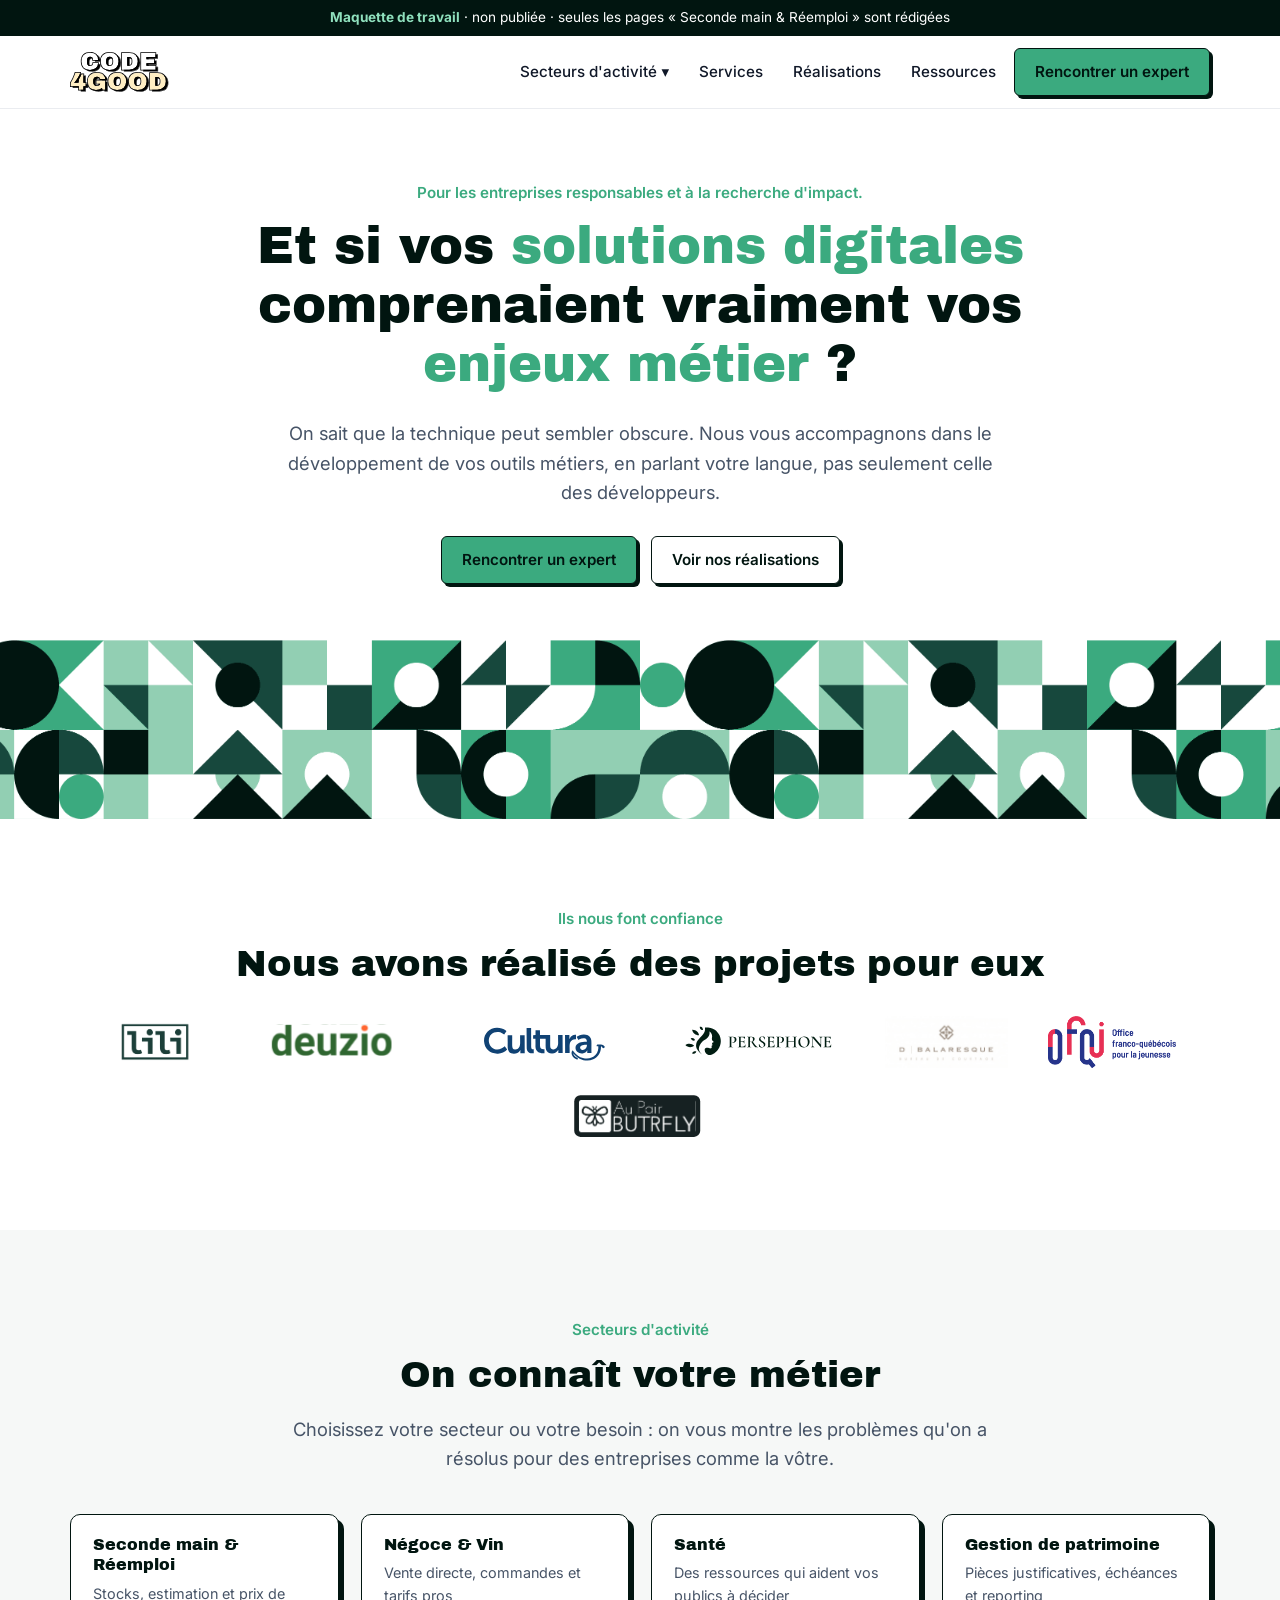
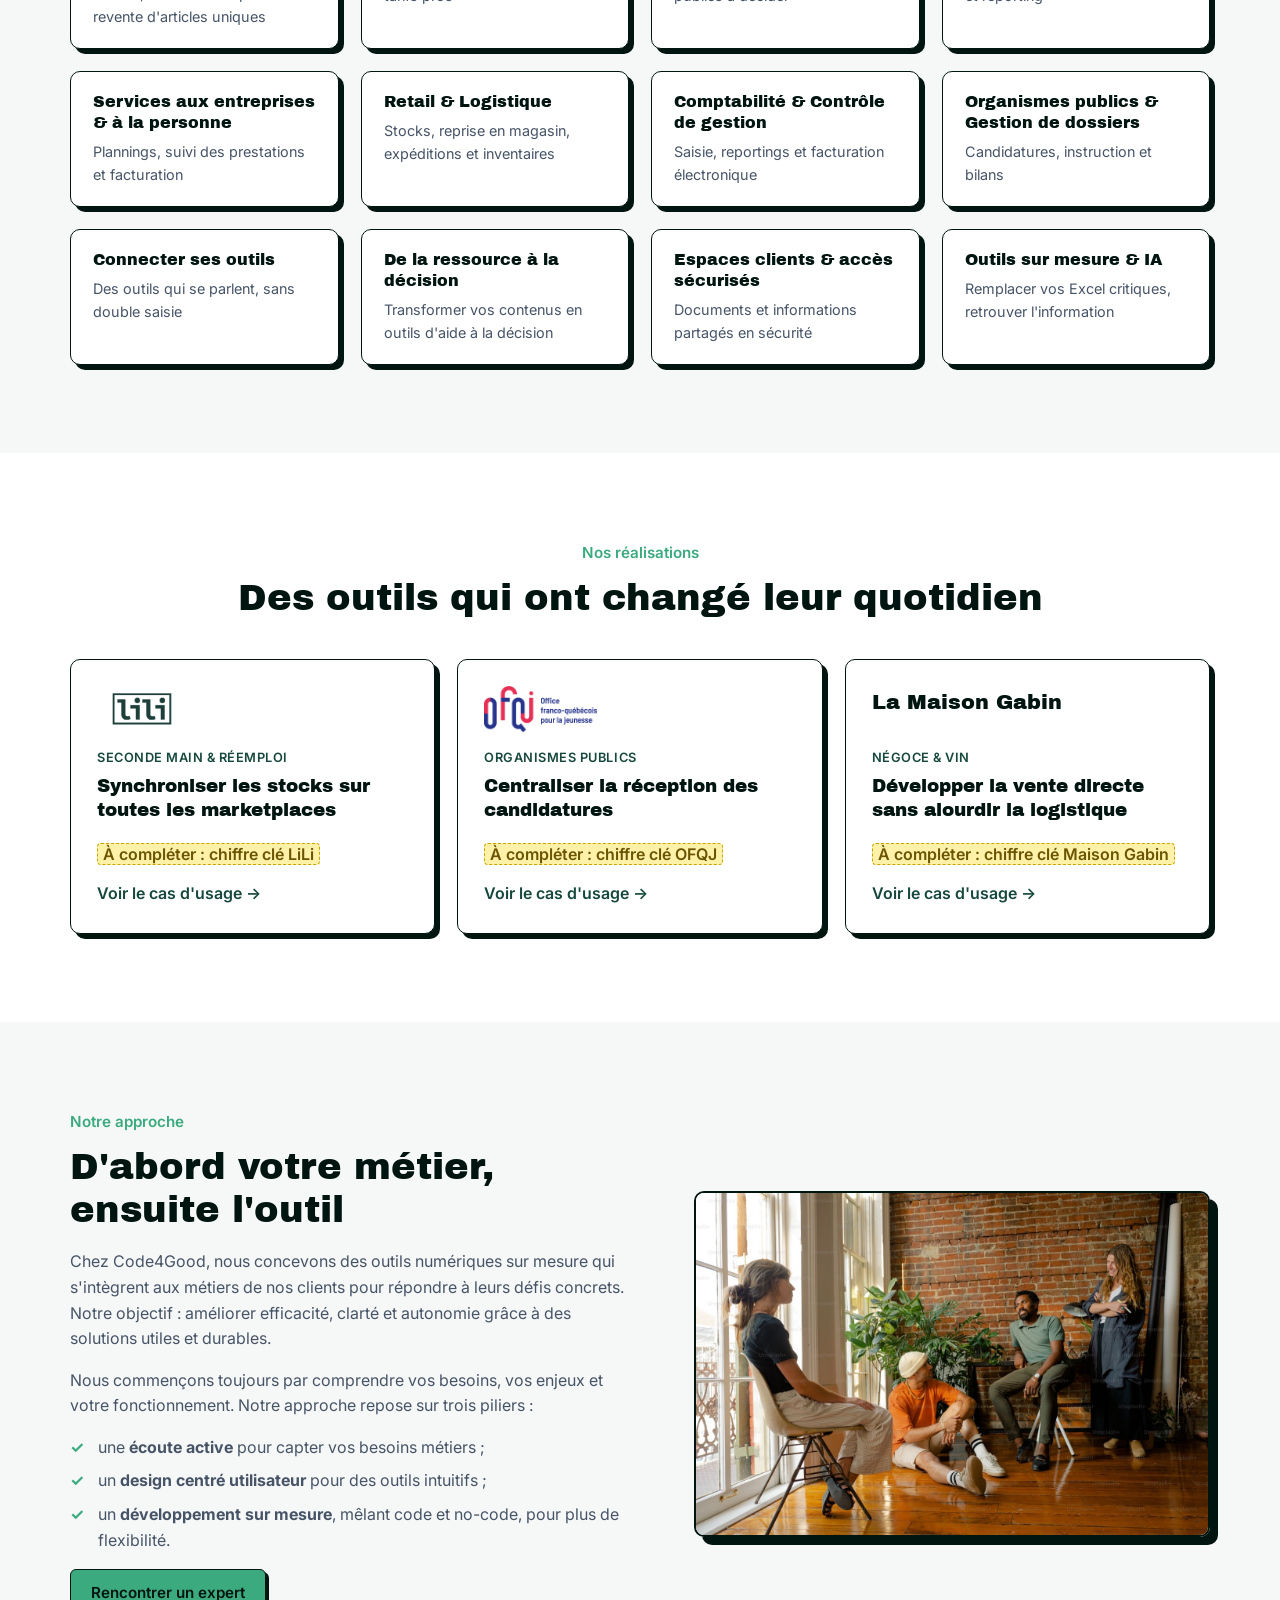
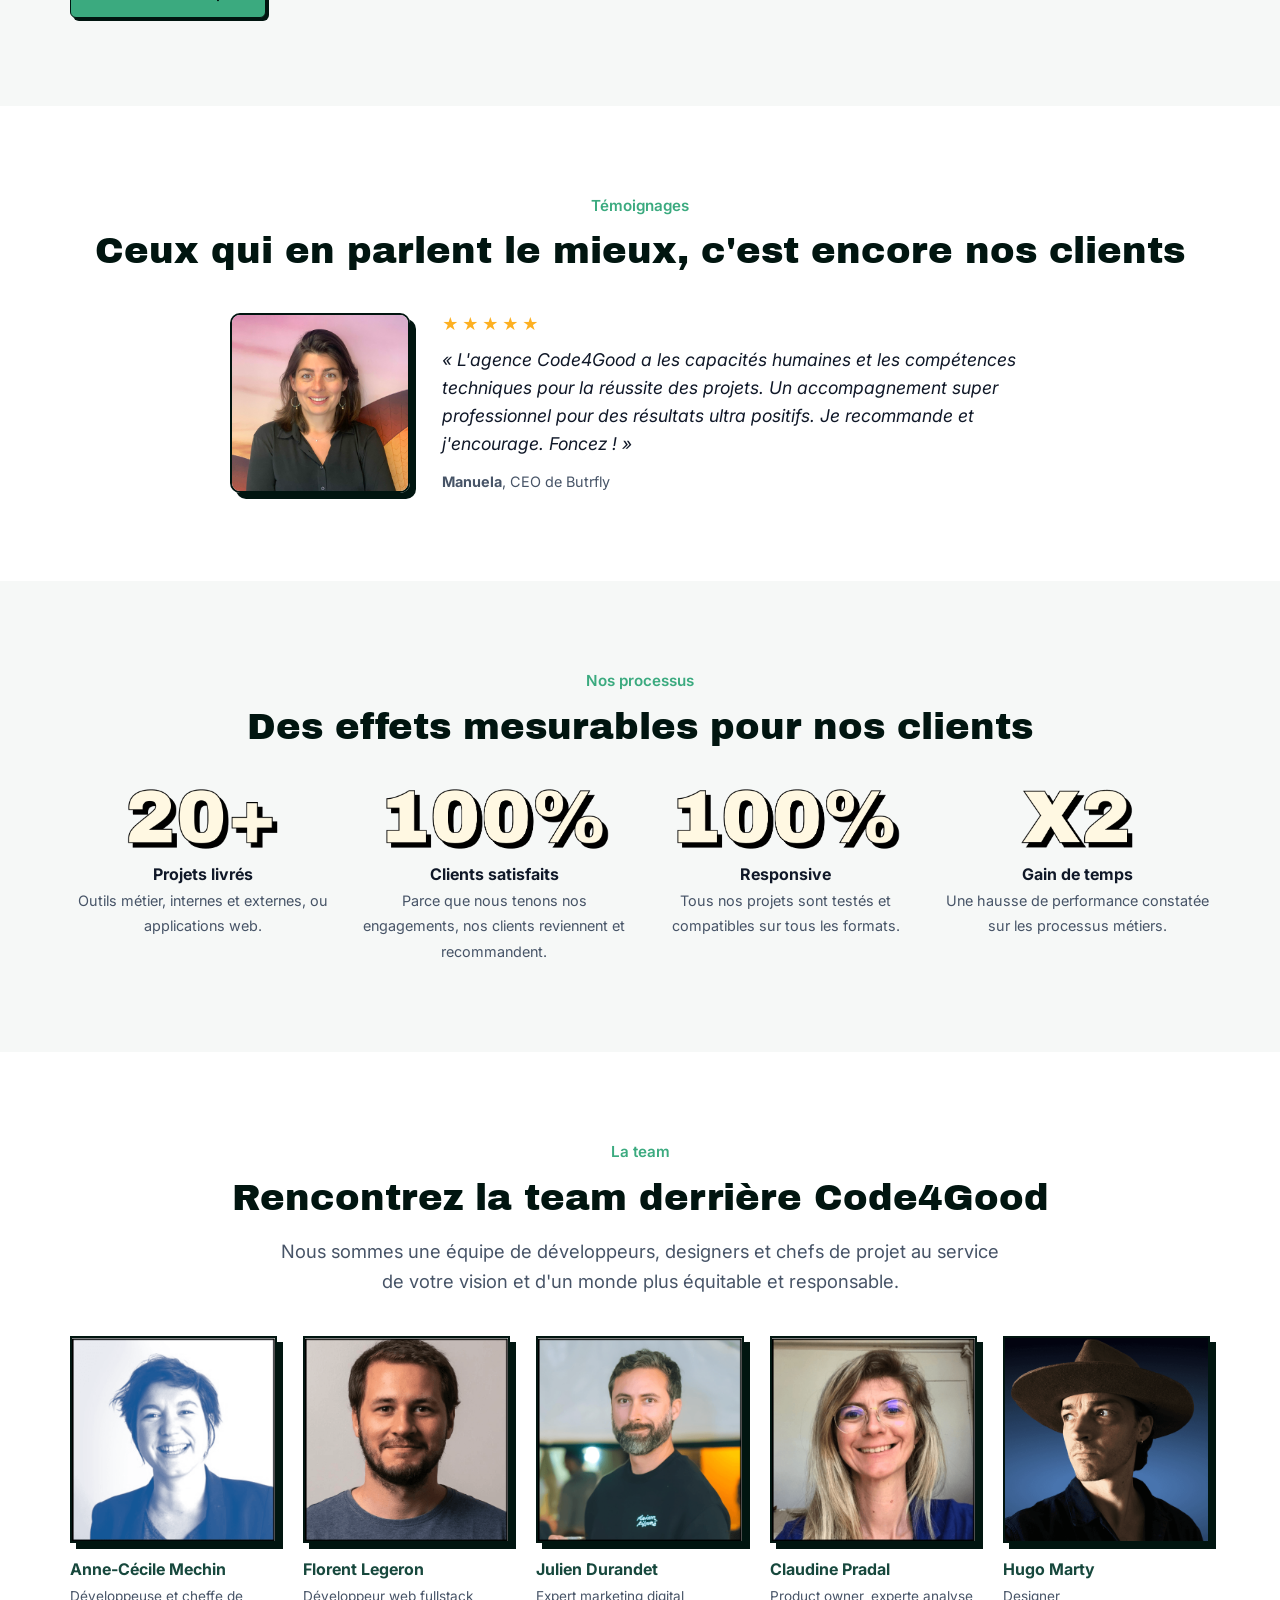
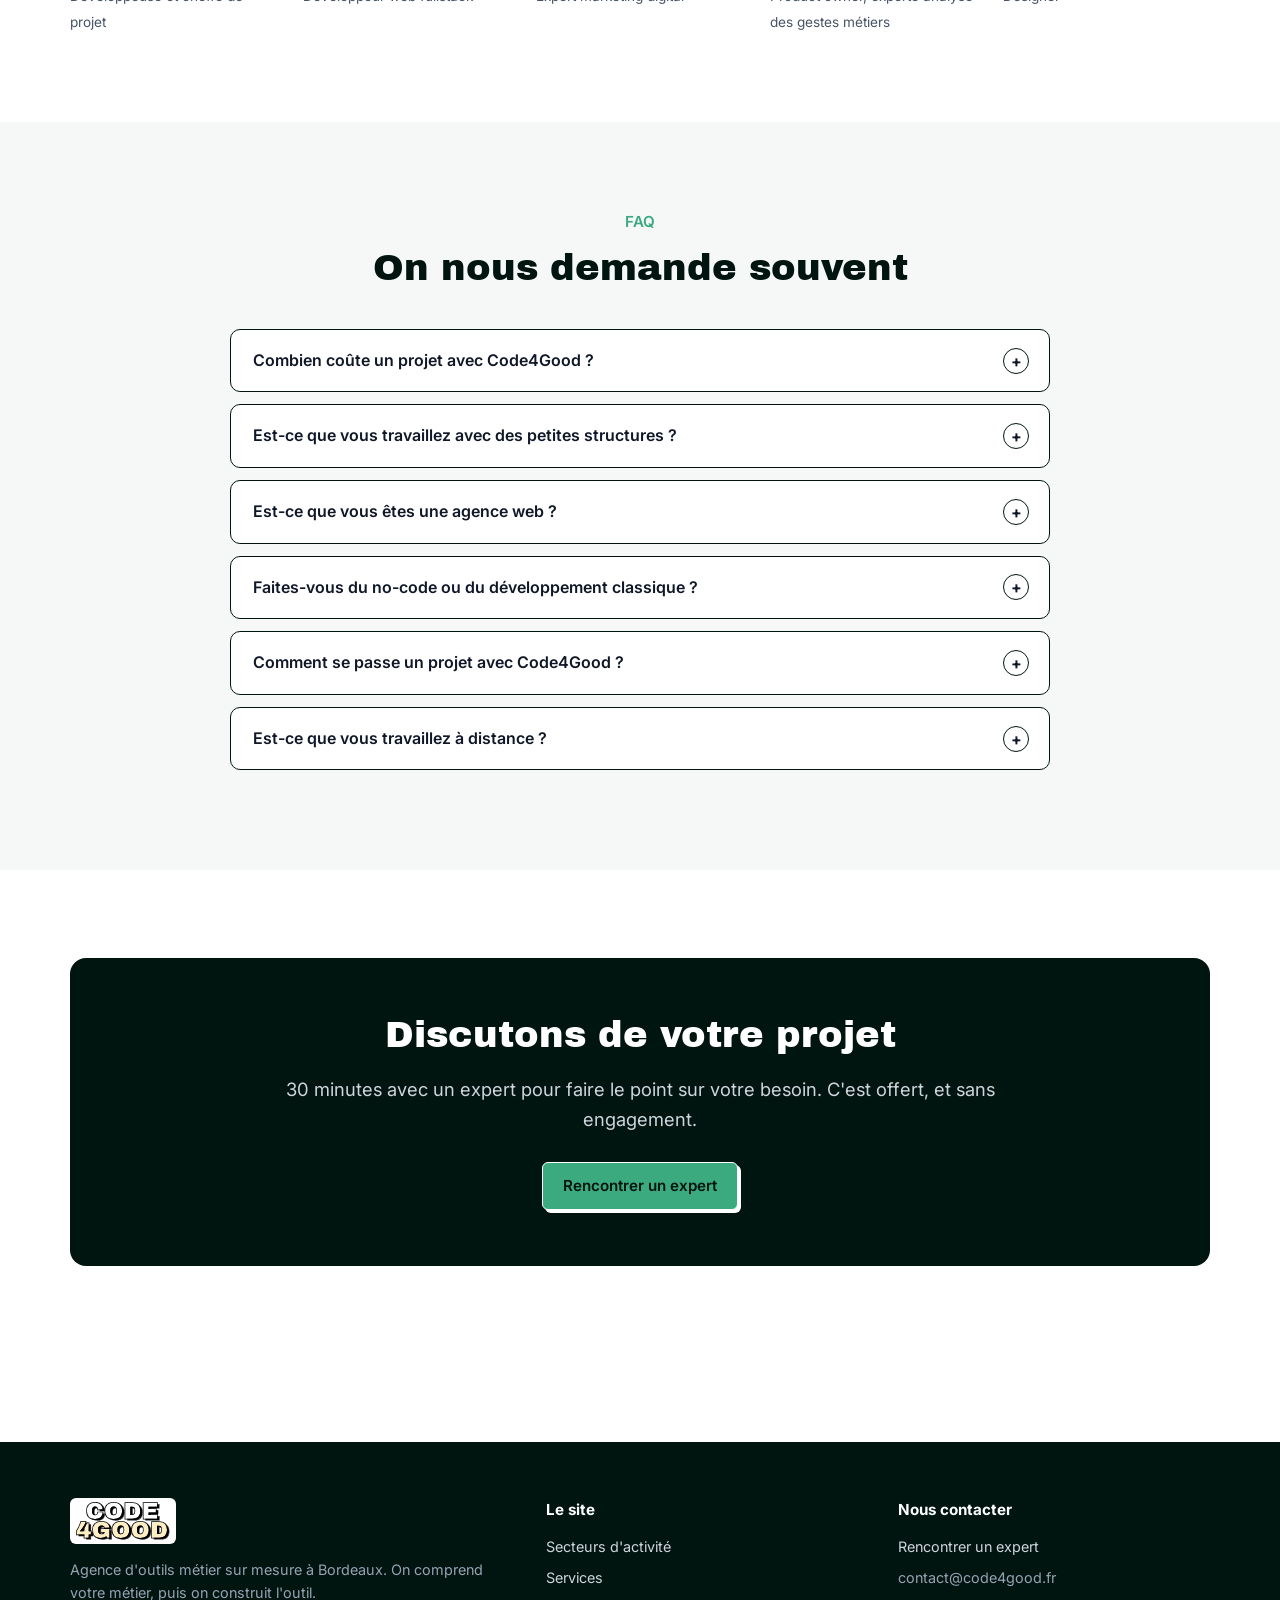
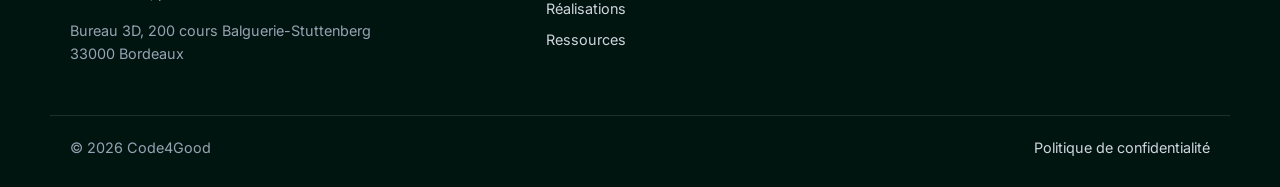
<file: index.html>
<!doctype html>
<html lang="fr">
<head>
<meta charset="utf-8">
<meta name="viewport" content="width=device-width, initial-scale=1, viewport-fit=cover">
<title>Code4Good · Agence d&#x27;outils métier sur mesure à Bordeaux</title>
<meta name="description" content="Code4Good conçoit des outils métier sur mesure pour les PME : on comprend votre métier, puis on construit l&#x27;outil.">
<meta name="robots" content="noindex, nofollow">
<link rel="icon" href="assets/images/i0iI4dwEwzHPl2a9XzsiJ7Wu9g.png">
<link rel="preconnect" href="https://fonts.googleapis.com">
<link rel="preconnect" href="https://fonts.gstatic.com" crossorigin>
<link href="https://fonts.googleapis.com/css2?family=Archivo+Black&family=Inter:wght@400;500;600;700&display=swap" rel="stylesheet">
<link rel="stylesheet" href="assets/maquette.css">
</head>
<body>

<div class="maquette-bar"><strong>Maquette de travail</strong> · non publiée · seules les pages « Seconde main &amp; Réemploi » sont rédigées</div>
<header class="site-header">
  <div class="wrap header-in">
    <a class="logo" href="index.html" aria-label="Code4Good, accueil"><img src="assets/images/uL8eRIjgOnqQc4gBAYPUlRA2rA.svg" alt="Code4Good" width="129" height="52"></a>
    <button class="burger" data-burger aria-expanded="false" aria-controls="nav">Menu</button>
    <nav class="nav" id="nav" aria-label="Navigation principale">
      <div class="nav-zone">
        <button type="button" data-mega-btn aria-expanded="false" aria-controls="mega">Secteurs d'activité<span class="chev">▾</span></button>
        <div class="mega" id="mega" hidden>
          <div class="wrap mega-in">
            <ul class="mega-list"><li><a href="seconde-main-reemploi.html" data-entry="e0">Seconde main &amp; Réemploi</a></li>
<li><a href="#" data-entry="e1" class="soon">Négoce &amp; Vin</a></li>
<li><a href="#" data-entry="e2" class="soon">Santé</a></li>
<li><a href="#" data-entry="e3" class="soon">Gestion de patrimoine</a></li>
<li><a href="#" data-entry="e4" class="soon">Services aux entreprises &amp; à la personne</a></li>
<li><a href="#" data-entry="e5" class="soon">Retail &amp; Logistique</a></li>
<li><a href="#" data-entry="e6" class="soon">Comptabilité &amp; Contrôle de gestion</a></li>
<li><a href="#" data-entry="e7" class="soon">Organismes publics &amp; Gestion de dossiers</a></li>
<li><a href="#" data-entry="e8" class="soon">Connecter ses outils</a></li>
<li><a href="#" data-entry="e9" class="soon">De la ressource à la décision</a></li>
<li><a href="#" data-entry="e10" class="soon">Espaces clients &amp; accès sécurisés</a></li>
<li><a href="#" data-entry="e11" class="soon">Outils sur mesure &amp; IA</a></li></ul>
            <div class="mega-panel"><div data-panel="e0"><h3>Seconde main &amp; Réemploi</h3><ul><li><a href="synchroniser-stocks-marketplaces.html">Synchroniser vos stocks sur toutes vos marketplaces</a></li><li><a href="#" class="soon">Fiabiliser et accélérer l&#x27;estimation de vos articles</a></li><li><a href="#" class="soon">Fixer le juste prix de revente</a></li></ul><a class="link-arrow" href="seconde-main-reemploi.html">Voir la page Seconde main &amp; Réemploi →</a></div><div data-panel="e1" hidden><h3>Négoce &amp; Vin</h3><ul><li><a href="#" class="soon">Développer la vente directe sans alourdir votre logistique</a></li><li><a href="#" class="soon">Centraliser vos commandes et vos stocks</a></li><li><a href="#" class="soon">Gérer des tarifs et catalogues distincts pour pros et particuliers</a></li><li><a href="#" class="soon">Équiper vos commerciaux terrain</a></li></ul><a class="link-arrow soon" href="#">Voir la page →</a></div><div data-panel="e2" hidden><h3>Santé</h3><ul><li><a href="#" class="soon">Transformer vos ressources en outil d&#x27;aide à la décision</a></li><li><a href="#" class="soon">Répondre automatiquement aux questions récurrentes</a></li></ul><a class="link-arrow soon" href="#">Voir la page →</a></div><div data-panel="e3" hidden><h3>Gestion de patrimoine</h3><ul><li><a href="#" class="soon">Simplifier la collecte des pièces justificatives</a></li><li><a href="#" class="soon">Anticiper les échéances clés de vos clients</a></li><li><a href="#" class="soon">Consolider toutes vos sources de données dans un reporting fiable</a></li><li><a href="#" class="soon">Préparer vos rendez-vous et comptes rendus plus rapidement</a></li></ul><a class="link-arrow soon" href="#">Voir la page →</a></div><div data-panel="e4" hidden><h3>Services aux entreprises &amp; à la personne</h3><ul><li><a href="#" class="soon">Automatiser la planification de vos intervenants</a></li><li><a href="#" class="soon">Suivre les prestations réalisées en temps réel</a></li><li><a href="#" class="soon">Facturer à partir des interventions réellement réalisées</a></li></ul><a class="link-arrow soon" href="#">Voir la page →</a></div><div data-panel="e5" hidden><h3>Retail &amp; Logistique</h3><ul><li><a href="#" class="soon">Synchroniser les stocks de vos magasins et de votre site</a></li><li><a href="#" class="soon">Fluidifier la reprise de produits en magasin</a></li><li><a href="#" class="soon">Suivre vos préparations et expéditions en temps réel</a></li><li><a href="#" class="soon">Piloter le réassort à partir de vos données de vente</a></li><li><a href="#" class="soon">Simplifier vos inventaires</a></li></ul><a class="link-arrow soon" href="#">Voir la page →</a></div><div data-panel="e6" hidden><h3>Comptabilité &amp; Contrôle de gestion</h3><ul><li><a href="#" class="soon">Automatiser la saisie des commandes et factures partenaires</a></li><li><a href="#" class="soon">Automatiser vos reportings et tableaux de bord</a></li><li><a href="#" class="soon">Préparer le passage à la facturation électronique</a></li></ul><a class="link-arrow soon" href="#">Voir la page →</a></div><div data-panel="e7" hidden><h3>Organismes publics &amp; Gestion de dossiers</h3><ul><li><a href="#" class="soon">Centraliser la réception des candidatures</a></li><li><a href="#" class="soon">Tracer chaque étape de l&#x27;instruction</a></li><li><a href="#" class="soon">Automatiser la vérification de l&#x27;éligibilité</a></li><li><a href="#" class="soon">Automatiser les relances des dossiers incomplets</a></li><li><a href="#" class="soon">Informer les usagers de l&#x27;avancement de leur dossier</a></li><li><a href="#" class="soon">Générer automatiquement vos bilans pour les financeurs</a></li></ul><a class="link-arrow soon" href="#">Voir la page →</a></div><div data-panel="e8" hidden><h3>Connecter ses outils</h3><ul><li><a href="#" class="soon">Connecter vos outils de vente, de gestion et de comptabilité</a></li><li><a href="#" class="soon">Partager des données à jour avec vos partenaires</a></li><li><a href="#" class="soon">Surveiller les échanges de données entre vos outils</a></li></ul><a class="link-arrow soon" href="#">Voir la page →</a></div><div data-panel="e9" hidden><h3>De la ressource à la décision</h3><ul><li><a href="#" class="soon">Transformer vos ressources en outil d&#x27;aide à la décision</a></li><li><a href="#" class="soon">Proposer une réponse personnalisée à chaque utilisateur</a></li><li><a href="#" class="soon">Passer du contenu générique à l&#x27;évaluation sur mesure</a></li><li><a href="#" class="soon">Valoriser vos données de référence</a></li><li><a href="#" class="soon">Fournir des arguments chiffrés pour convaincre</a></li></ul><a class="link-arrow soon" href="#">Voir la page →</a></div><div data-panel="e10" hidden><h3>Espaces clients &amp; accès sécurisés</h3><ul><li><a href="#" class="soon">Partager vos documents confidentiels en toute sécurité</a></li><li><a href="#" class="soon">Offrir à chaque client un espace dédié</a></li></ul><a class="link-arrow soon" href="#">Voir la page →</a></div><div data-panel="e11" hidden><h3>Outils sur mesure &amp; IA</h3><ul><li><a href="#" class="soon">Remplacer vos fichiers Excel critiques par une application</a></li><li><a href="#" class="soon">Retrouver instantanément l&#x27;information dans vos documents</a></li></ul><a class="link-arrow soon" href="#">Voir la page →</a></div></div>
          </div>
        </div>
      </div>
      <a href="#" class="soon">Services</a>
      <a href="#" class="soon">Réalisations</a>
      <a href="#" class="soon">Ressources</a>
      <a class="btn" href="contact.html">Rencontrer un expert</a>
    </nav>
  </div>
</header>
<div id="toast" class="toast" role="status" hidden>Cette page n'est pas encore rédigée dans la maquette.</div>

<main>

<section class="hero center"><div class="wrap">
  <span class="kicker">Pour les entreprises responsables et à la recherche d'impact.</span>
  <h1>Et si vos <span class="green">solutions digitales</span> comprenaient vraiment vos <span class="green">enjeux métier</span>&nbsp;?</h1>
  <p class="lead">On sait que la technique peut sembler obscure. Nous vous accompagnons dans le développement de vos outils métiers, en parlant votre langue, pas seulement celle des développeurs.</p>
  <div class="btns"><a class="btn" href="contact.html">Rencontrer un expert</a><a class="btn light" href="#realisations">Voir nos réalisations</a></div>
</div></section>
<div class="pattern" role="presentation"></div>

<section class="section center"><div class="wrap">
  <span class="kicker">Ils nous font confiance</span>
  <h2>Nous avons réalisé des projets pour eux</h2>
  <div class="logos"><img src="assets/images/ZKXaG2qKl1zM7pU6GG9JiWYRn3o-a2ef5525.png" alt="LiLi" loading="lazy"><img src="assets/images/v5L5MorYoWn4pubcFEKABcY4JkM-5a79a53f.svg" alt="Deuzio" loading="lazy"><img src="assets/images/LWA2Cx0kVVmJQ7oSs67TfETCH3Y-5a79a53f.svg" alt="Cultura" loading="lazy"><img src="assets/images/M1oRkj8JQTGtmff1zTWPbCEtmn8-5a79a53f.svg" alt="Persephone" loading="lazy"><img src="assets/images/ltalIZYC4vKRznlCVgFI4pFXyUM-ef92bd29.png" alt="D. Balaresque" loading="lazy"><img src="assets/images/01J1lyfAaBJtv4nTGsQaRLKk80-8890641d.png" alt="OFQJ" loading="lazy"><img src="assets/images/unBwaFVmJr0pu088MTjqXsdfkU-5a79a53f.svg" alt="Butrfly" loading="lazy"></div>
</div></section>

<section class="section soft center" id="secteurs"><div class="wrap">
  <span class="kicker">Secteurs d'activité</span>
  <h2>On connaît votre métier</h2>
  <p class="lead">Choisissez votre secteur ou votre besoin : on vous montre les problèmes qu'on a résolus pour des entreprises comme la vôtre.</p>
  <div class="grid g4" style="text-align:left"><a class="card tile" href="seconde-main-reemploi.html"><h3>Seconde main &amp; Réemploi</h3><p>Stocks, estimation et prix de revente d&#x27;articles uniques</p></a><a class="card tile soon" href="#" title="Page pas encore rédigée dans la maquette"><h3>Négoce &amp; Vin</h3><p>Vente directe, commandes et tarifs pros</p></a><a class="card tile soon" href="#" title="Page pas encore rédigée dans la maquette"><h3>Santé</h3><p>Des ressources qui aident vos publics à décider</p></a><a class="card tile soon" href="#" title="Page pas encore rédigée dans la maquette"><h3>Gestion de patrimoine</h3><p>Pièces justificatives, échéances et reporting</p></a><a class="card tile soon" href="#" title="Page pas encore rédigée dans la maquette"><h3>Services aux entreprises &amp; à la personne</h3><p>Plannings, suivi des prestations et facturation</p></a><a class="card tile soon" href="#" title="Page pas encore rédigée dans la maquette"><h3>Retail &amp; Logistique</h3><p>Stocks, reprise en magasin, expéditions et inventaires</p></a><a class="card tile soon" href="#" title="Page pas encore rédigée dans la maquette"><h3>Comptabilité &amp; Contrôle de gestion</h3><p>Saisie, reportings et facturation électronique</p></a><a class="card tile soon" href="#" title="Page pas encore rédigée dans la maquette"><h3>Organismes publics &amp; Gestion de dossiers</h3><p>Candidatures, instruction et bilans</p></a><a class="card tile soon" href="#" title="Page pas encore rédigée dans la maquette"><h3>Connecter ses outils</h3><p>Des outils qui se parlent, sans double saisie</p></a><a class="card tile soon" href="#" title="Page pas encore rédigée dans la maquette"><h3>De la ressource à la décision</h3><p>Transformer vos contenus en outils d&#x27;aide à la décision</p></a><a class="card tile soon" href="#" title="Page pas encore rédigée dans la maquette"><h3>Espaces clients &amp; accès sécurisés</h3><p>Documents et informations partagés en sécurité</p></a><a class="card tile soon" href="#" title="Page pas encore rédigée dans la maquette"><h3>Outils sur mesure &amp; IA</h3><p>Remplacer vos Excel critiques, retrouver l&#x27;information</p></a></div>
</div></section>

<section class="section center" id="realisations"><div class="wrap">
  <span class="kicker">Nos réalisations</span>
  <h2>Des outils qui ont changé leur quotidien</h2>
  <div class="grid g3" style="text-align:left">
    <a class="card case" href="synchroniser-stocks-marketplaces.html"><img class="case-logo" src="assets/images/ZKXaG2qKl1zM7pU6GG9JiWYRn3o-a2ef5525.png" alt="LiLi"><span class="sector">Seconde main &amp; Réemploi</span><h3>Synchroniser les stocks sur toutes les marketplaces</h3><span class="stat-line"><em class="todo">À compléter : chiffre clé LiLi</em></span><span class="link-arrow">Voir le cas d'usage →</span></a>
    <a class="card case soon" href="#"><img class="case-logo" src="assets/images/01J1lyfAaBJtv4nTGsQaRLKk80-8890641d.png" alt="OFQJ"><span class="sector">Organismes publics</span><h3>Centraliser la réception des candidatures</h3><span class="stat-line"><em class="todo">À compléter : chiffre clé OFQJ</em></span><span class="link-arrow">Voir le cas d'usage →</span></a>
    <a class="card case soon" href="#"><span class="case-logo" style="display:block;font-family:'Archivo Black',sans-serif;font-size:1.3rem;color:var(--ink)">La Maison Gabin</span><span class="sector">Négoce &amp; Vin</span><h3>Développer la vente directe sans alourdir la logistique</h3><span class="stat-line"><em class="todo">À compléter : chiffre clé Maison Gabin</em></span><span class="link-arrow">Voir le cas d'usage →</span></a>
  </div>
</div></section>

<section class="section soft"><div class="wrap split">
  <div>
    <span class="kicker">Notre approche</span>
    <h2>D'abord votre métier, ensuite l'outil</h2>
    <p>Chez Code4Good, nous concevons des outils numériques sur mesure qui s'intègrent aux métiers de nos clients pour répondre à leurs défis concrets. Notre objectif : améliorer efficacité, clarté et autonomie grâce à des solutions utiles et durables.</p>
    <p>Nous commençons toujours par comprendre vos besoins, vos enjeux et votre fonctionnement. Notre approche repose sur trois piliers :</p>
    <ul class="ticks">
      <li>une <strong>écoute active</strong> pour capter vos besoins métiers ;</li>
      <li>un <strong>design centré utilisateur</strong> pour des outils intuitifs ;</li>
      <li>un <strong>développement sur mesure</strong>, mêlant code et no-code, pour plus de flexibilité.</li>
    </ul>
    <a class="btn" href="contact.html">Rencontrer un expert</a>
  </div>
  <img class="photo" src="assets/images/b4ReNNDkwihWKORYXXnjHwDCRg-40ed77f3.jpg" alt="L'équipe Code4Good en atelier" loading="lazy">
</div></section>

<section class="section center"><div class="wrap">
  <span class="kicker">Témoignages</span>
  <h2>Ceux qui en parlent le mieux, c'est encore nos clients</h2>
  <div class="quote-card">
    <img src="assets/images/CBjcR7gocBgw1KcBRlJpOeLsiDI-7f2fdac3.jpg" alt="Manuela, CEO de Butrfly" loading="lazy">
    <div>
      <div class="stars" aria-label="5 étoiles sur 5">★★★★★</div>
      <blockquote>« L'agence Code4Good a les capacités humaines et les compétences techniques pour la réussite des projets. Un accompagnement super professionnel pour des résultats ultra positifs. Je recommande et j'encourage. Foncez ! »
        <footer><strong>Manuela</strong>, CEO de Butrfly</footer></blockquote>
    </div>
  </div>
</div></section>

<section class="section soft center"><div class="wrap">
  <span class="kicker">Nos processus</span>
  <h2>Des effets mesurables pour nos clients</h2>
  <div class="stats">
    <div><img src="assets/images/cUTvKsaQjbRyifUk2bpBFFz4jrM-ba2733b0.png" alt="20+"><strong>Projets livrés</strong><span>Outils métier, internes et externes, ou applications web.</span></div>
    <div><img src="assets/images/npHi3CejlQe1hsIuhmZg1TEMzsM-ab4a97a9.png" alt="100 %"><strong>Clients satisfaits</strong><span>Parce que nous tenons nos engagements, nos clients reviennent et recommandent.</span></div>
    <div><img src="assets/images/npHi3CejlQe1hsIuhmZg1TEMzsM-ab4a97a9.png" alt="100 %"><strong>Responsive</strong><span>Tous nos projets sont testés et compatibles sur tous les formats.</span></div>
    <div><img src="assets/images/ZZVWck9BSEsj3w8c8zaJB9TRsf0-025857f0.png" alt="x2"><strong>Gain de temps</strong><span>Une hausse de performance constatée sur les processus métiers.</span></div>
  </div>
</div></section>

<section class="section center"><div class="wrap">
  <span class="kicker">La team</span>
  <h2>Rencontrez la team derrière Code4Good</h2>
  <p class="lead">Nous sommes une équipe de développeurs, designers et chefs de projet au service de votre vision et d'un monde plus équitable et responsable.</p>
  <div class="team" style="text-align:left"><div><img src="assets/images/URpUUtbpxxPMsmURqDiZD1YC9dg-4df7a85c.png" alt="Anne-Cécile Mechin" loading="lazy"><strong>Anne-Cécile Mechin</strong><span>Développeuse et cheffe de projet</span></div><div><img src="assets/images/b64INtLlqg57Vno3S8nrbBWnXk-4df7a85c.png" alt="Florent Legeron" loading="lazy"><strong>Florent Legeron</strong><span>Développeur web fullstack</span></div><div><img src="assets/images/yf5LZplfyxSWV44cVdx8exTXc10-4df7a85c.png" alt="Julien Durandet" loading="lazy"><strong>Julien Durandet</strong><span>Expert marketing digital</span></div><div><img src="assets/images/pmi13gzZYCRmnZEOYX0PwPCoxQ-4df7a85c.png" alt="Claudine Pradal" loading="lazy"><strong>Claudine Pradal</strong><span>Product owner, experte analyse des gestes métiers</span></div><div><img src="assets/images/GGb7MwXu1fCDaq7Ohm8amCCPj4-a58e9fa9.png" alt="Hugo Marty" loading="lazy"><strong>Hugo Marty</strong><span>Designer</span></div></div>
</div></section>

<section class="section soft center"><div class="wrap">
  <span class="kicker">FAQ</span>
  <h2>On nous demande souvent</h2>
  <div class="faq"><details><summary>Combien coûte un projet avec Code4Good ?</summary><div><p>Chaque projet est unique, et notre rôle, c'est de vous proposer la solution la plus adaptée à vos enjeux et à vos moyens. Que ce soit en no-code, avec un Excel bien pensé, ou via des technologies robustes et éprouvées, on trouve toujours un point de départ viable, testable et pérenne. On vous aide à prioriser, pour avancer avec l'essentiel et poser des bases solides pour la suite.</p></div></details><details><summary>Est-ce que vous travaillez avec des petites structures ?</summary><div><p>Oui ! Nous accompagnons aussi bien des startups, des associations ou des PME que des structures plus grandes. Tant qu'il y a un besoin métier et une envie de co-construire, nous sommes là. Nous adaptons notre approche selon vos moyens et vos ressources.</p></div></details><details><summary>Est-ce que vous êtes une agence web ?</summary><div><p>Oui, mais pas comme les autres. Code4Good est une agence spécialisée dans la conception de solutions numériques sur mesure. Notre différence ? Nous plongeons dans votre métier pour concevoir des outils qui s'alignent sur vos pratiques, vos utilisateurs et vos objectifs. Pas de solutions génériques : chaque projet est pensé sur mesure, avec une vraie logique de partenariat.</p></div></details><details><summary>Faites-vous du no-code ou du développement classique ?</summary><div><p>Les deux ! Nous utilisons le no-code quand cela permet d'aller plus vite et de réduire les coûts, et le développement sur mesure quand les besoins sont plus spécifiques. Nous mixons souvent les deux, pour offrir le meilleur compromis entre performance, agilité et budget.</p></div></details><details><summary>Comment se passe un projet avec Code4Good ?</summary><div><p>Dès le démarrage, on avance ensemble et en toute transparence. Une fois le projet lancé, nous organisons un rendez-vous chaque semaine pour suivre l'avancement, faire des démonstrations, ajuster les priorités ou répondre à vos questions. Et on parle votre langue : vous savez toujours où on en est, ce qu'on fait, pourquoi on le fait, et ce que ça change pour vous et vos utilisateurs.</p></div></details><details><summary>Est-ce que vous travaillez à distance ?</summary><div><p>Oui, mais pas uniquement. Nous avons une agence à Bordeaux et sommes toujours ravis de rencontrer nos clients en personne. En parallèle, nous avons l'habitude de travailler à distance de façon fluide et structurée : points réguliers en visio, outils collaboratifs, réactivité.</p></div></details></div>
</div></section>

<section class="section"><div class="wrap">
  <div class="cta-final">
    <h2>Discutons de votre projet</h2>
    <p class="lead" style="margin-inline:auto">30 minutes avec un expert pour faire le point sur votre besoin. C'est offert, et sans engagement.</p>
    <div class="btns" style="justify-content:center"><a class="btn" href="contact.html">Rencontrer un expert</a></div>
  </div>
</div></section>

</main>

<footer class="site-footer">
  <div class="wrap footer-in">
    <div>
      <img src="assets/images/uL8eRIjgOnqQc4gBAYPUlRA2rA.svg" alt="Code4Good" width="129" height="52">
      <p>Agence d'outils métier sur mesure à Bordeaux. On comprend votre métier, puis on construit l'outil.</p>
      <p>Bureau 3D, 200 cours Balguerie-Stuttenberg<br>33000 Bordeaux</p>
    </div>
    <div>
      <h4>Le site</h4>
      <ul>
        <li><a href="seconde-main-reemploi.html">Secteurs d'activité</a></li>
        <li><a href="#" class="soon">Services</a></li>
        <li><a href="#" class="soon">Réalisations</a></li>
        <li><a href="#" class="soon">Ressources</a></li>
      </ul>
    </div>
    <div>
      <h4>Nous contacter</h4>
      <ul>
        <li><a href="contact.html">Rencontrer un expert</a></li>
        <li>contact@code4good.fr</li>
      </ul>
    </div>
  </div>
  <div class="wrap footer-bottom">
    <span>© 2026 Code4Good</span>
    <a href="politique.html">Politique de confidentialité</a>
  </div>
</footer>
<script src="assets/maquette.js"></script>

</body>
</html>
</file>
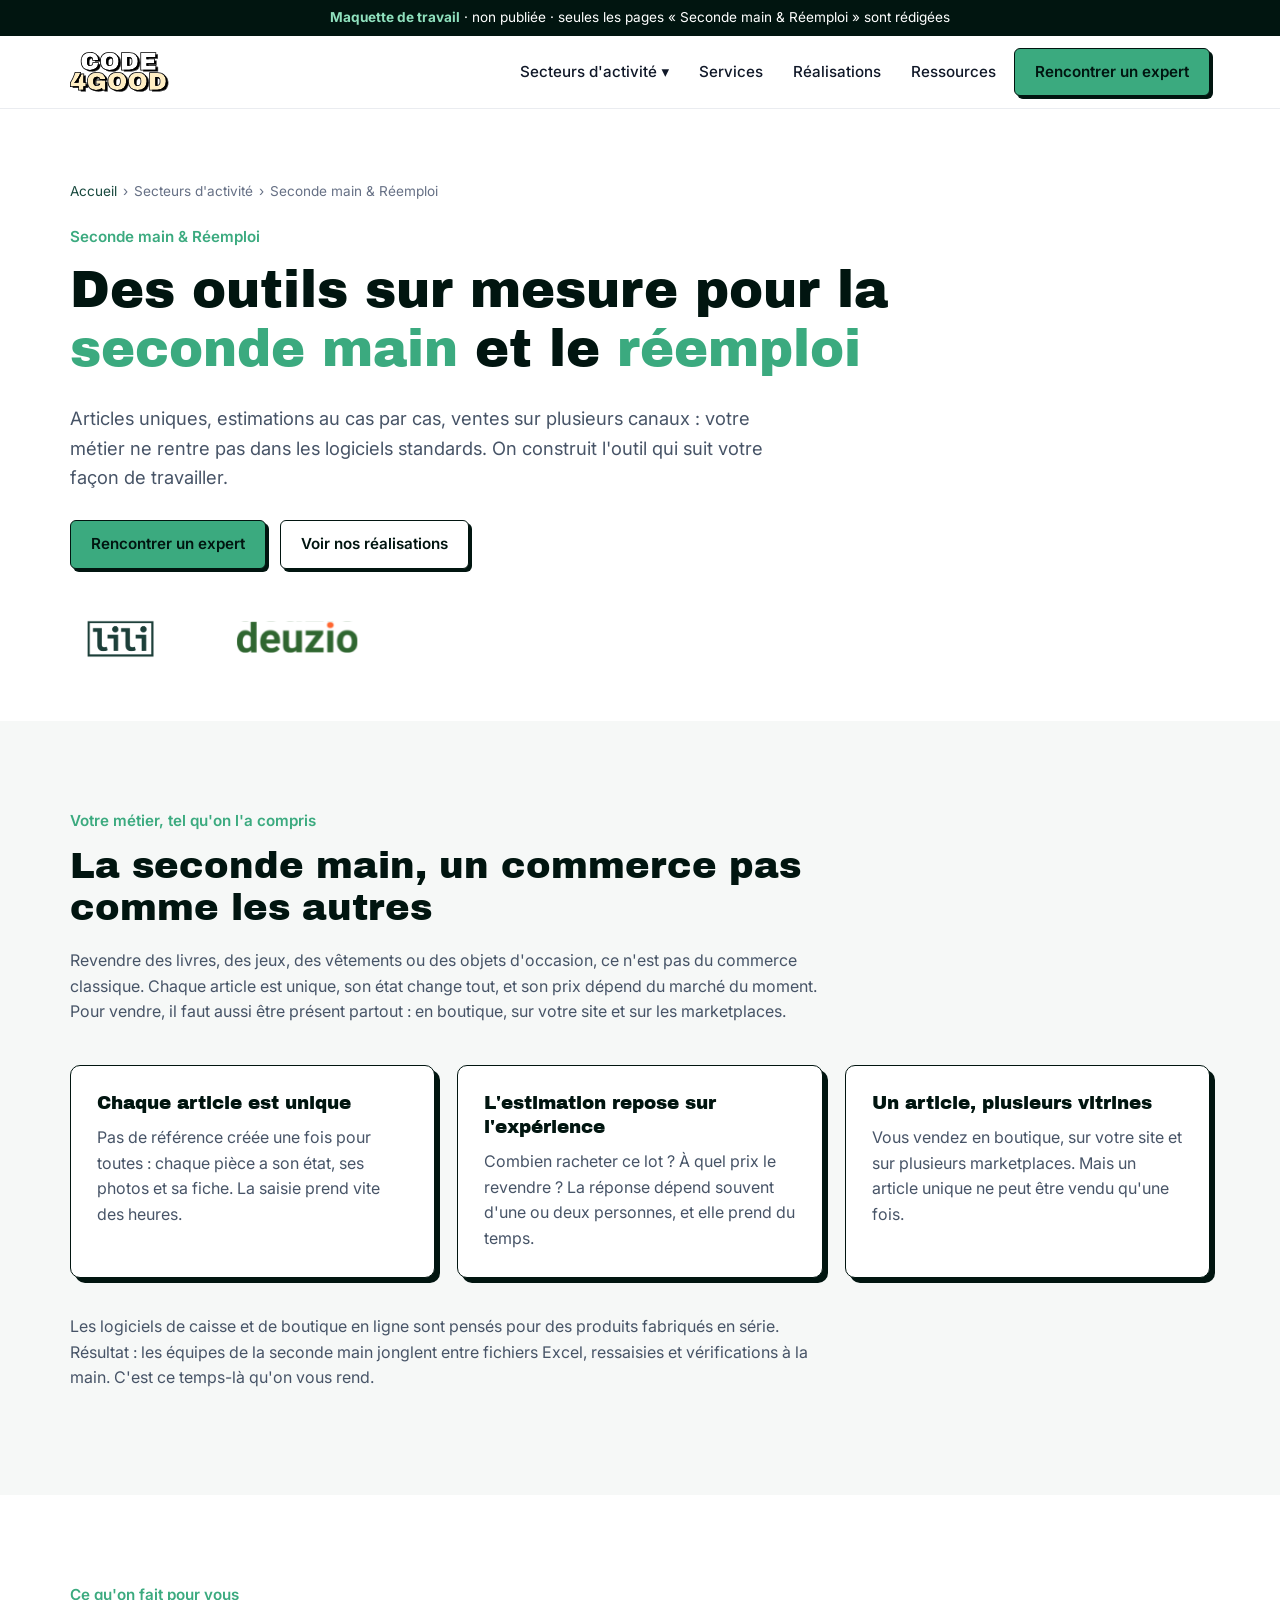
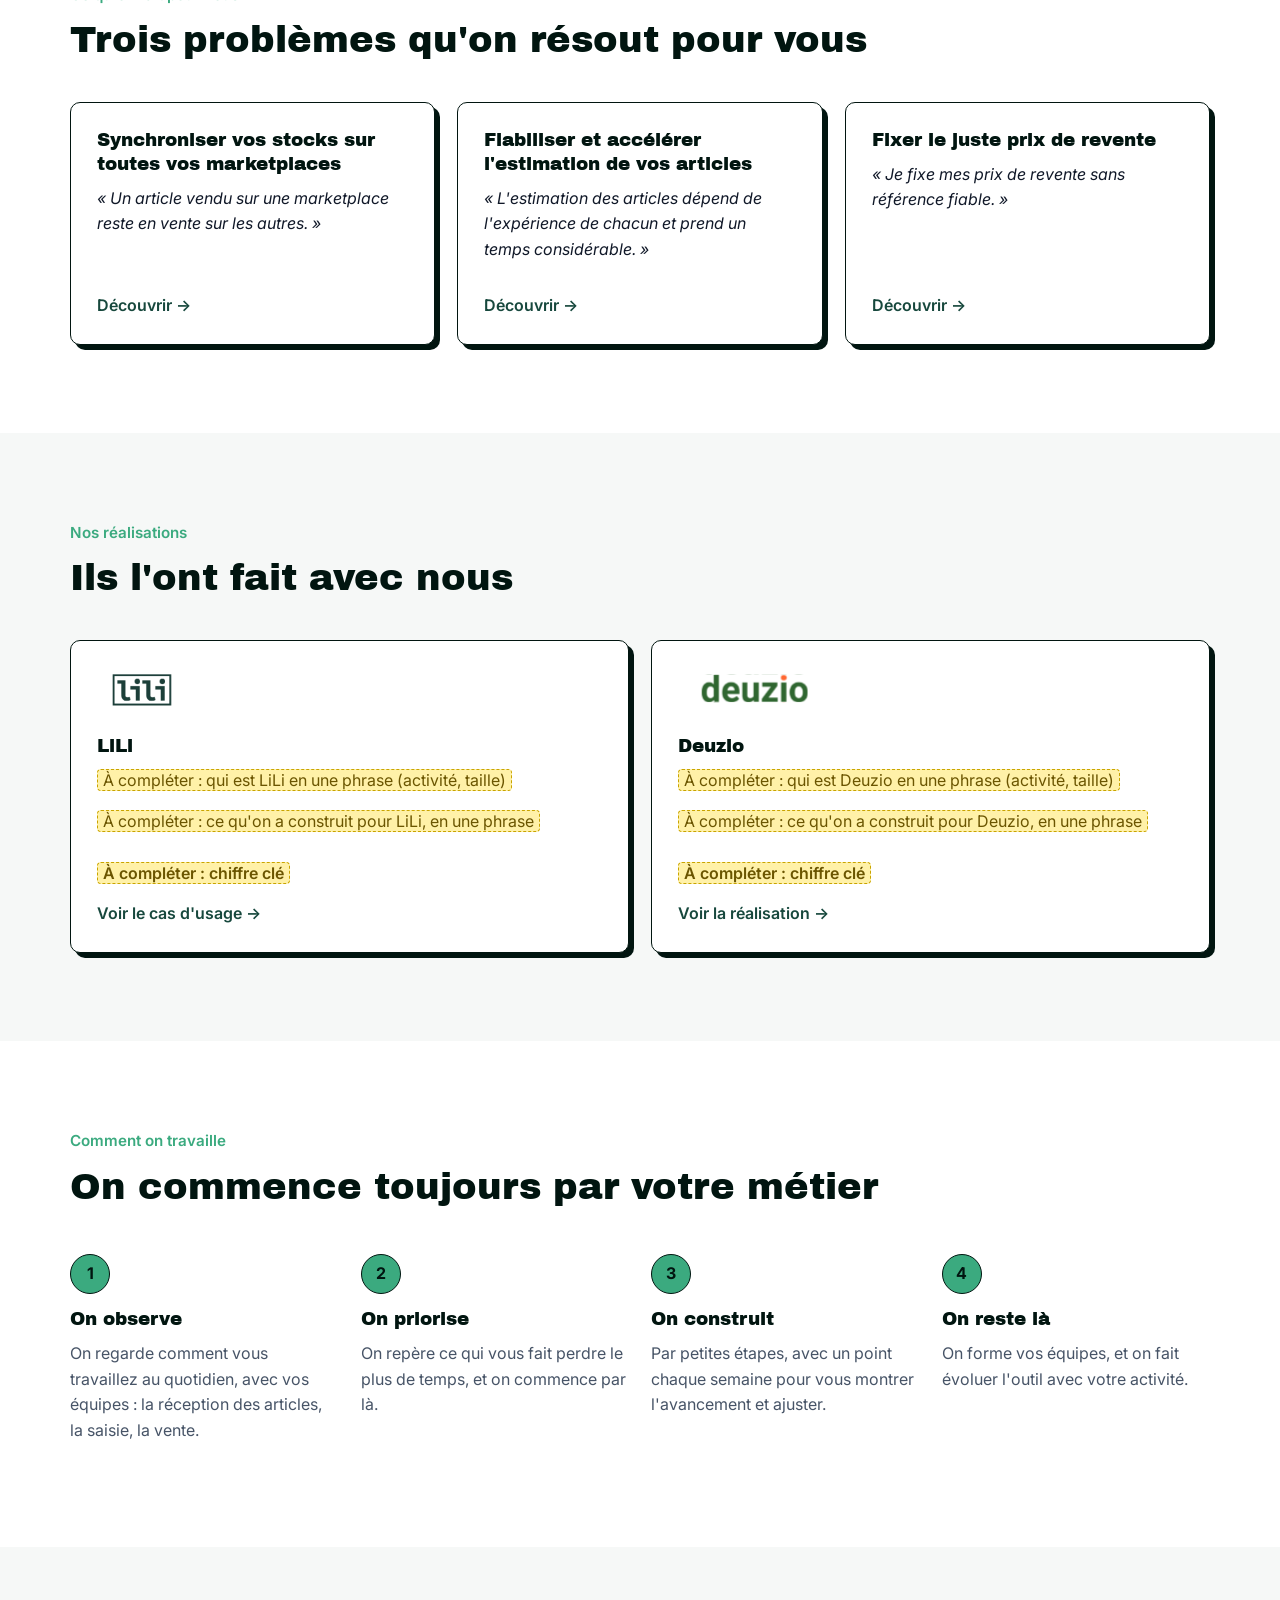
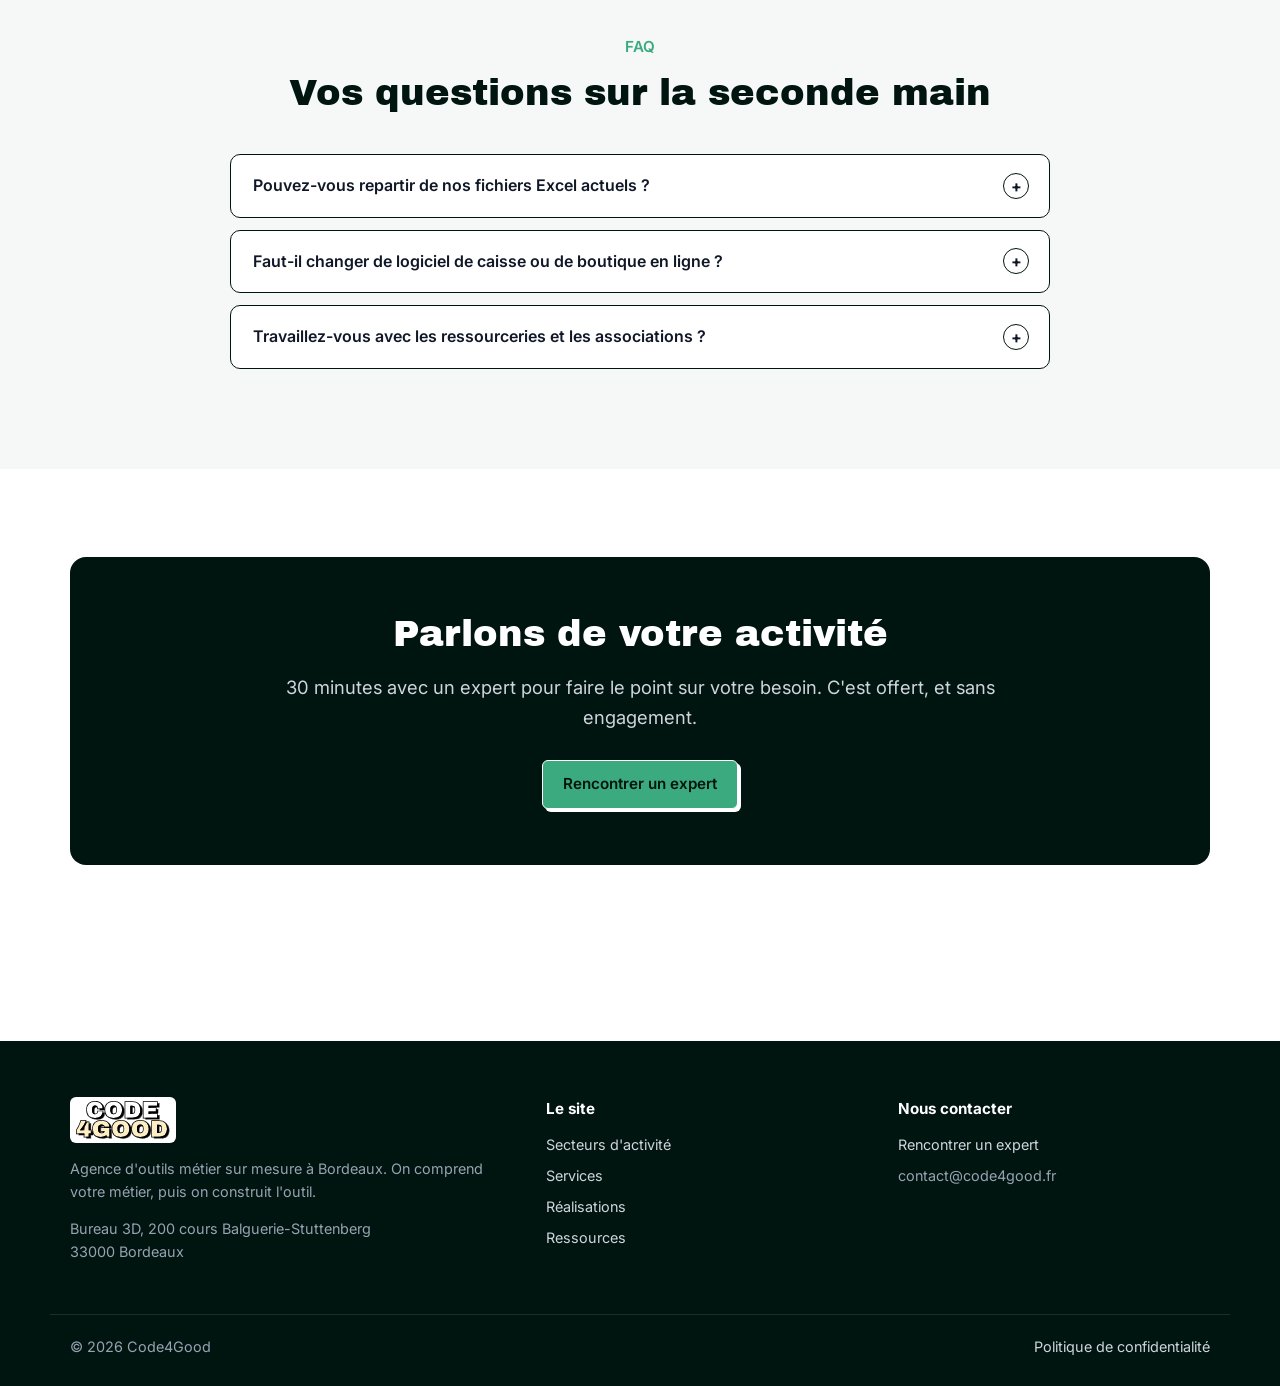
<file: seconde-main-reemploi.html>
<!doctype html>
<html lang="fr">
<head>
<meta charset="utf-8">
<meta name="viewport" content="width=device-width, initial-scale=1, viewport-fit=cover">
<title>Outils sur mesure pour la seconde main et le réemploi · Code4Good</title>
<meta name="description" content="Stocks synchronisés sur vos marketplaces, estimation et prix de revente : Code4Good construit les outils métier de la seconde main et du réemploi.">
<meta name="robots" content="noindex, nofollow">
<link rel="icon" href="assets/images/i0iI4dwEwzHPl2a9XzsiJ7Wu9g.png">
<link rel="preconnect" href="https://fonts.googleapis.com">
<link rel="preconnect" href="https://fonts.gstatic.com" crossorigin>
<link href="https://fonts.googleapis.com/css2?family=Archivo+Black&family=Inter:wght@400;500;600;700&display=swap" rel="stylesheet">
<link rel="stylesheet" href="assets/maquette.css">
</head>
<body>

<div class="maquette-bar"><strong>Maquette de travail</strong> · non publiée · seules les pages « Seconde main &amp; Réemploi » sont rédigées</div>
<header class="site-header">
  <div class="wrap header-in">
    <a class="logo" href="index.html" aria-label="Code4Good, accueil"><img src="assets/images/uL8eRIjgOnqQc4gBAYPUlRA2rA.svg" alt="Code4Good" width="129" height="52"></a>
    <button class="burger" data-burger aria-expanded="false" aria-controls="nav">Menu</button>
    <nav class="nav" id="nav" aria-label="Navigation principale">
      <div class="nav-zone">
        <button type="button" data-mega-btn aria-expanded="false" aria-controls="mega">Secteurs d'activité<span class="chev">▾</span></button>
        <div class="mega" id="mega" hidden>
          <div class="wrap mega-in">
            <ul class="mega-list"><li><a href="seconde-main-reemploi.html" data-entry="e0">Seconde main &amp; Réemploi</a></li>
<li><a href="#" data-entry="e1" class="soon">Négoce &amp; Vin</a></li>
<li><a href="#" data-entry="e2" class="soon">Santé</a></li>
<li><a href="#" data-entry="e3" class="soon">Gestion de patrimoine</a></li>
<li><a href="#" data-entry="e4" class="soon">Services aux entreprises &amp; à la personne</a></li>
<li><a href="#" data-entry="e5" class="soon">Retail &amp; Logistique</a></li>
<li><a href="#" data-entry="e6" class="soon">Comptabilité &amp; Contrôle de gestion</a></li>
<li><a href="#" data-entry="e7" class="soon">Organismes publics &amp; Gestion de dossiers</a></li>
<li><a href="#" data-entry="e8" class="soon">Connecter ses outils</a></li>
<li><a href="#" data-entry="e9" class="soon">De la ressource à la décision</a></li>
<li><a href="#" data-entry="e10" class="soon">Espaces clients &amp; accès sécurisés</a></li>
<li><a href="#" data-entry="e11" class="soon">Outils sur mesure &amp; IA</a></li></ul>
            <div class="mega-panel"><div data-panel="e0"><h3>Seconde main &amp; Réemploi</h3><ul><li><a href="synchroniser-stocks-marketplaces.html">Synchroniser vos stocks sur toutes vos marketplaces</a></li><li><a href="#" class="soon">Fiabiliser et accélérer l&#x27;estimation de vos articles</a></li><li><a href="#" class="soon">Fixer le juste prix de revente</a></li></ul><a class="link-arrow" href="seconde-main-reemploi.html">Voir la page Seconde main &amp; Réemploi →</a></div><div data-panel="e1" hidden><h3>Négoce &amp; Vin</h3><ul><li><a href="#" class="soon">Développer la vente directe sans alourdir votre logistique</a></li><li><a href="#" class="soon">Centraliser vos commandes et vos stocks</a></li><li><a href="#" class="soon">Gérer des tarifs et catalogues distincts pour pros et particuliers</a></li><li><a href="#" class="soon">Équiper vos commerciaux terrain</a></li></ul><a class="link-arrow soon" href="#">Voir la page →</a></div><div data-panel="e2" hidden><h3>Santé</h3><ul><li><a href="#" class="soon">Transformer vos ressources en outil d&#x27;aide à la décision</a></li><li><a href="#" class="soon">Répondre automatiquement aux questions récurrentes</a></li></ul><a class="link-arrow soon" href="#">Voir la page →</a></div><div data-panel="e3" hidden><h3>Gestion de patrimoine</h3><ul><li><a href="#" class="soon">Simplifier la collecte des pièces justificatives</a></li><li><a href="#" class="soon">Anticiper les échéances clés de vos clients</a></li><li><a href="#" class="soon">Consolider toutes vos sources de données dans un reporting fiable</a></li><li><a href="#" class="soon">Préparer vos rendez-vous et comptes rendus plus rapidement</a></li></ul><a class="link-arrow soon" href="#">Voir la page →</a></div><div data-panel="e4" hidden><h3>Services aux entreprises &amp; à la personne</h3><ul><li><a href="#" class="soon">Automatiser la planification de vos intervenants</a></li><li><a href="#" class="soon">Suivre les prestations réalisées en temps réel</a></li><li><a href="#" class="soon">Facturer à partir des interventions réellement réalisées</a></li></ul><a class="link-arrow soon" href="#">Voir la page →</a></div><div data-panel="e5" hidden><h3>Retail &amp; Logistique</h3><ul><li><a href="#" class="soon">Synchroniser les stocks de vos magasins et de votre site</a></li><li><a href="#" class="soon">Fluidifier la reprise de produits en magasin</a></li><li><a href="#" class="soon">Suivre vos préparations et expéditions en temps réel</a></li><li><a href="#" class="soon">Piloter le réassort à partir de vos données de vente</a></li><li><a href="#" class="soon">Simplifier vos inventaires</a></li></ul><a class="link-arrow soon" href="#">Voir la page →</a></div><div data-panel="e6" hidden><h3>Comptabilité &amp; Contrôle de gestion</h3><ul><li><a href="#" class="soon">Automatiser la saisie des commandes et factures partenaires</a></li><li><a href="#" class="soon">Automatiser vos reportings et tableaux de bord</a></li><li><a href="#" class="soon">Préparer le passage à la facturation électronique</a></li></ul><a class="link-arrow soon" href="#">Voir la page →</a></div><div data-panel="e7" hidden><h3>Organismes publics &amp; Gestion de dossiers</h3><ul><li><a href="#" class="soon">Centraliser la réception des candidatures</a></li><li><a href="#" class="soon">Tracer chaque étape de l&#x27;instruction</a></li><li><a href="#" class="soon">Automatiser la vérification de l&#x27;éligibilité</a></li><li><a href="#" class="soon">Automatiser les relances des dossiers incomplets</a></li><li><a href="#" class="soon">Informer les usagers de l&#x27;avancement de leur dossier</a></li><li><a href="#" class="soon">Générer automatiquement vos bilans pour les financeurs</a></li></ul><a class="link-arrow soon" href="#">Voir la page →</a></div><div data-panel="e8" hidden><h3>Connecter ses outils</h3><ul><li><a href="#" class="soon">Connecter vos outils de vente, de gestion et de comptabilité</a></li><li><a href="#" class="soon">Partager des données à jour avec vos partenaires</a></li><li><a href="#" class="soon">Surveiller les échanges de données entre vos outils</a></li></ul><a class="link-arrow soon" href="#">Voir la page →</a></div><div data-panel="e9" hidden><h3>De la ressource à la décision</h3><ul><li><a href="#" class="soon">Transformer vos ressources en outil d&#x27;aide à la décision</a></li><li><a href="#" class="soon">Proposer une réponse personnalisée à chaque utilisateur</a></li><li><a href="#" class="soon">Passer du contenu générique à l&#x27;évaluation sur mesure</a></li><li><a href="#" class="soon">Valoriser vos données de référence</a></li><li><a href="#" class="soon">Fournir des arguments chiffrés pour convaincre</a></li></ul><a class="link-arrow soon" href="#">Voir la page →</a></div><div data-panel="e10" hidden><h3>Espaces clients &amp; accès sécurisés</h3><ul><li><a href="#" class="soon">Partager vos documents confidentiels en toute sécurité</a></li><li><a href="#" class="soon">Offrir à chaque client un espace dédié</a></li></ul><a class="link-arrow soon" href="#">Voir la page →</a></div><div data-panel="e11" hidden><h3>Outils sur mesure &amp; IA</h3><ul><li><a href="#" class="soon">Remplacer vos fichiers Excel critiques par une application</a></li><li><a href="#" class="soon">Retrouver instantanément l&#x27;information dans vos documents</a></li></ul><a class="link-arrow soon" href="#">Voir la page →</a></div></div>
          </div>
        </div>
      </div>
      <a href="#" class="soon">Services</a>
      <a href="#" class="soon">Réalisations</a>
      <a href="#" class="soon">Ressources</a>
      <a class="btn" href="contact.html">Rencontrer un expert</a>
    </nav>
  </div>
</header>
<div id="toast" class="toast" role="status" hidden>Cette page n'est pas encore rédigée dans la maquette.</div>

<main>

<section class="hero"><div class="wrap">
  <nav class="breadcrumb" aria-label="Fil d'Ariane"><a href="index.html">Accueil</a><span>›</span>Secteurs d'activité<span>›</span>Seconde main &amp; Réemploi</nav>
  <span class="kicker">Seconde main &amp; Réemploi</span>
  <h1>Des outils sur mesure pour la <span class="green">seconde main</span> et le <span class="green">réemploi</span></h1>
  <p class="lead">Articles uniques, estimations au cas par cas, ventes sur plusieurs canaux : votre métier ne rentre pas dans les logiciels standards. On construit l'outil qui suit votre façon de travailler.</p>
  <div class="btns"><a class="btn" href="contact.html">Rencontrer un expert</a><a class="btn light" href="#realisations">Voir nos réalisations</a></div>
  <div class="logos" style="justify-content:flex-start;margin-top:44px">
    <img src="assets/images/ZKXaG2qKl1zM7pU6GG9JiWYRn3o-a2ef5525.png" alt="LiLi"><img src="assets/images/v5L5MorYoWn4pubcFEKABcY4JkM-5a79a53f.svg" alt="Deuzio">
  </div>
</div></section>

<section class="section soft"><div class="wrap">
  <div class="narrow">
    <span class="kicker">Votre métier, tel qu'on l'a compris</span>
    <h2>La seconde main, un commerce pas comme les autres</h2>
    <p>Revendre des livres, des jeux, des vêtements ou des objets d'occasion, ce n'est pas du commerce classique. Chaque article est unique, son état change tout, et son prix dépend du marché du moment. Pour vendre, il faut aussi être présent partout : en boutique, sur votre site et sur les marketplaces.</p>
  </div>
  <div class="grid g3">
    <div class="card"><h3>Chaque article est unique</h3><p>Pas de référence créée une fois pour toutes : chaque pièce a son état, ses photos et sa fiche. La saisie prend vite des heures.</p></div>
    <div class="card"><h3>L'estimation repose sur l'expérience</h3><p>Combien racheter ce lot ? À quel prix le revendre ? La réponse dépend souvent d'une ou deux personnes, et elle prend du temps.</p></div>
    <div class="card"><h3>Un article, plusieurs vitrines</h3><p>Vous vendez en boutique, sur votre site et sur plusieurs marketplaces. Mais un article unique ne peut être vendu qu'une fois.</p></div>
  </div>
  <p class="narrow" style="margin-top:36px">Les logiciels de caisse et de boutique en ligne sont pensés pour des produits fabriqués en série. Résultat : les équipes de la seconde main jonglent entre fichiers Excel, ressaisies et vérifications à la main. C'est ce temps-là qu'on vous rend.</p>
</div></section>

<section class="section"><div class="wrap">
  <span class="kicker">Ce qu'on fait pour vous</span>
  <h2>Trois problèmes qu'on résout pour vous</h2>
  <div class="grid g3">
    <a class="card" href="synchroniser-stocks-marketplaces.html"><h3>Synchroniser vos stocks sur toutes vos marketplaces</h3><p class="problem">Un article vendu sur une marketplace reste en vente sur les autres.</p><span class="link-arrow">Découvrir →</span></a>
    <a class="card soon" href="#"><h3>Fiabiliser et accélérer l'estimation de vos articles</h3><p class="problem">L'estimation des articles dépend de l'expérience de chacun et prend un temps considérable.</p><span class="link-arrow">Découvrir →</span></a>
    <a class="card soon" href="#"><h3>Fixer le juste prix de revente</h3><p class="problem">Je fixe mes prix de revente sans référence fiable.</p><span class="link-arrow">Découvrir →</span></a>
  </div>
</div></section>

<section class="section soft" id="realisations"><div class="wrap">
  <span class="kicker">Nos réalisations</span>
  <h2>Ils l'ont fait avec nous</h2>
  <div class="grid g2">
    <a class="card case" href="synchroniser-stocks-marketplaces.html"><img class="case-logo" src="assets/images/ZKXaG2qKl1zM7pU6GG9JiWYRn3o-a2ef5525.png" alt="LiLi"><h3>LiLi</h3><p><em class="todo">À compléter : qui est LiLi en une phrase (activité, taille)</em></p><p><em class="todo">À compléter : ce qu&#x27;on a construit pour LiLi, en une phrase</em></p><span class="stat-line"><em class="todo">À compléter : chiffre clé</em></span><span class="link-arrow">Voir le cas d'usage →</span></a>
    <a class="card case soon" href="#"><img class="case-logo" src="assets/images/v5L5MorYoWn4pubcFEKABcY4JkM-5a79a53f.svg" alt="Deuzio"><h3>Deuzio</h3><p><em class="todo">À compléter : qui est Deuzio en une phrase (activité, taille)</em></p><p><em class="todo">À compléter : ce qu&#x27;on a construit pour Deuzio, en une phrase</em></p><span class="stat-line"><em class="todo">À compléter : chiffre clé</em></span><span class="link-arrow">Voir la réalisation →</span></a>
  </div>
</div></section>

<section class="section"><div class="wrap">
  <span class="kicker">Comment on travaille</span>
  <h2>On commence toujours par votre métier</h2>
  <div class="grid g4 steps">
    <div class="step"><h3>On observe</h3><p>On regarde comment vous travaillez au quotidien, avec vos équipes : la réception des articles, la saisie, la vente.</p></div>
    <div class="step"><h3>On priorise</h3><p>On repère ce qui vous fait perdre le plus de temps, et on commence par là.</p></div>
    <div class="step"><h3>On construit</h3><p>Par petites étapes, avec un point chaque semaine pour vous montrer l'avancement et ajuster.</p></div>
    <div class="step"><h3>On reste là</h3><p>On forme vos équipes, et on fait évoluer l'outil avec votre activité.</p></div>
  </div>
</div></section>

<section class="section soft center"><div class="wrap">
  <span class="kicker">FAQ</span>
  <h2>Vos questions sur la seconde main</h2>
  <div class="faq"><details><summary>Pouvez-vous repartir de nos fichiers Excel actuels ?</summary><div><p>Oui. On part de vos fichiers existants pour ne rien perdre, puis l'outil prend le relais. Vos équipes retrouvent leurs repères dès le premier jour.</p></div></details><details><summary>Faut-il changer de logiciel de caisse ou de boutique en ligne ?</summary><div><p>Pas forcément. On peut construire un outil qui se connecte à ceux que vous utilisez déjà, pour qu'ils travaillent enfin ensemble.</p></div></details><details><summary>Travaillez-vous avec les ressourceries et les associations ?</summary><div><p>Oui. Nous accompagnons aussi bien des associations que des PME, et nous adaptons chaque projet à vos moyens et à vos ressources.</p></div></details></div>
</div></section>

<section class="section"><div class="wrap">
  <div class="cta-final">
    <h2>Parlons de votre activité</h2>
    <p class="lead" style="margin-inline:auto">30 minutes avec un expert pour faire le point sur votre besoin. C'est offert, et sans engagement.</p>
    <div class="btns" style="justify-content:center"><a class="btn" href="contact.html">Rencontrer un expert</a></div>
  </div>
</div></section>

</main>

<footer class="site-footer">
  <div class="wrap footer-in">
    <div>
      <img src="assets/images/uL8eRIjgOnqQc4gBAYPUlRA2rA.svg" alt="Code4Good" width="129" height="52">
      <p>Agence d'outils métier sur mesure à Bordeaux. On comprend votre métier, puis on construit l'outil.</p>
      <p>Bureau 3D, 200 cours Balguerie-Stuttenberg<br>33000 Bordeaux</p>
    </div>
    <div>
      <h4>Le site</h4>
      <ul>
        <li><a href="seconde-main-reemploi.html">Secteurs d'activité</a></li>
        <li><a href="#" class="soon">Services</a></li>
        <li><a href="#" class="soon">Réalisations</a></li>
        <li><a href="#" class="soon">Ressources</a></li>
      </ul>
    </div>
    <div>
      <h4>Nous contacter</h4>
      <ul>
        <li><a href="contact.html">Rencontrer un expert</a></li>
        <li>contact@code4good.fr</li>
      </ul>
    </div>
  </div>
  <div class="wrap footer-bottom">
    <span>© 2026 Code4Good</span>
    <a href="politique.html">Politique de confidentialité</a>
  </div>
</footer>
<script src="assets/maquette.js"></script>

</body>
</html>
</file>
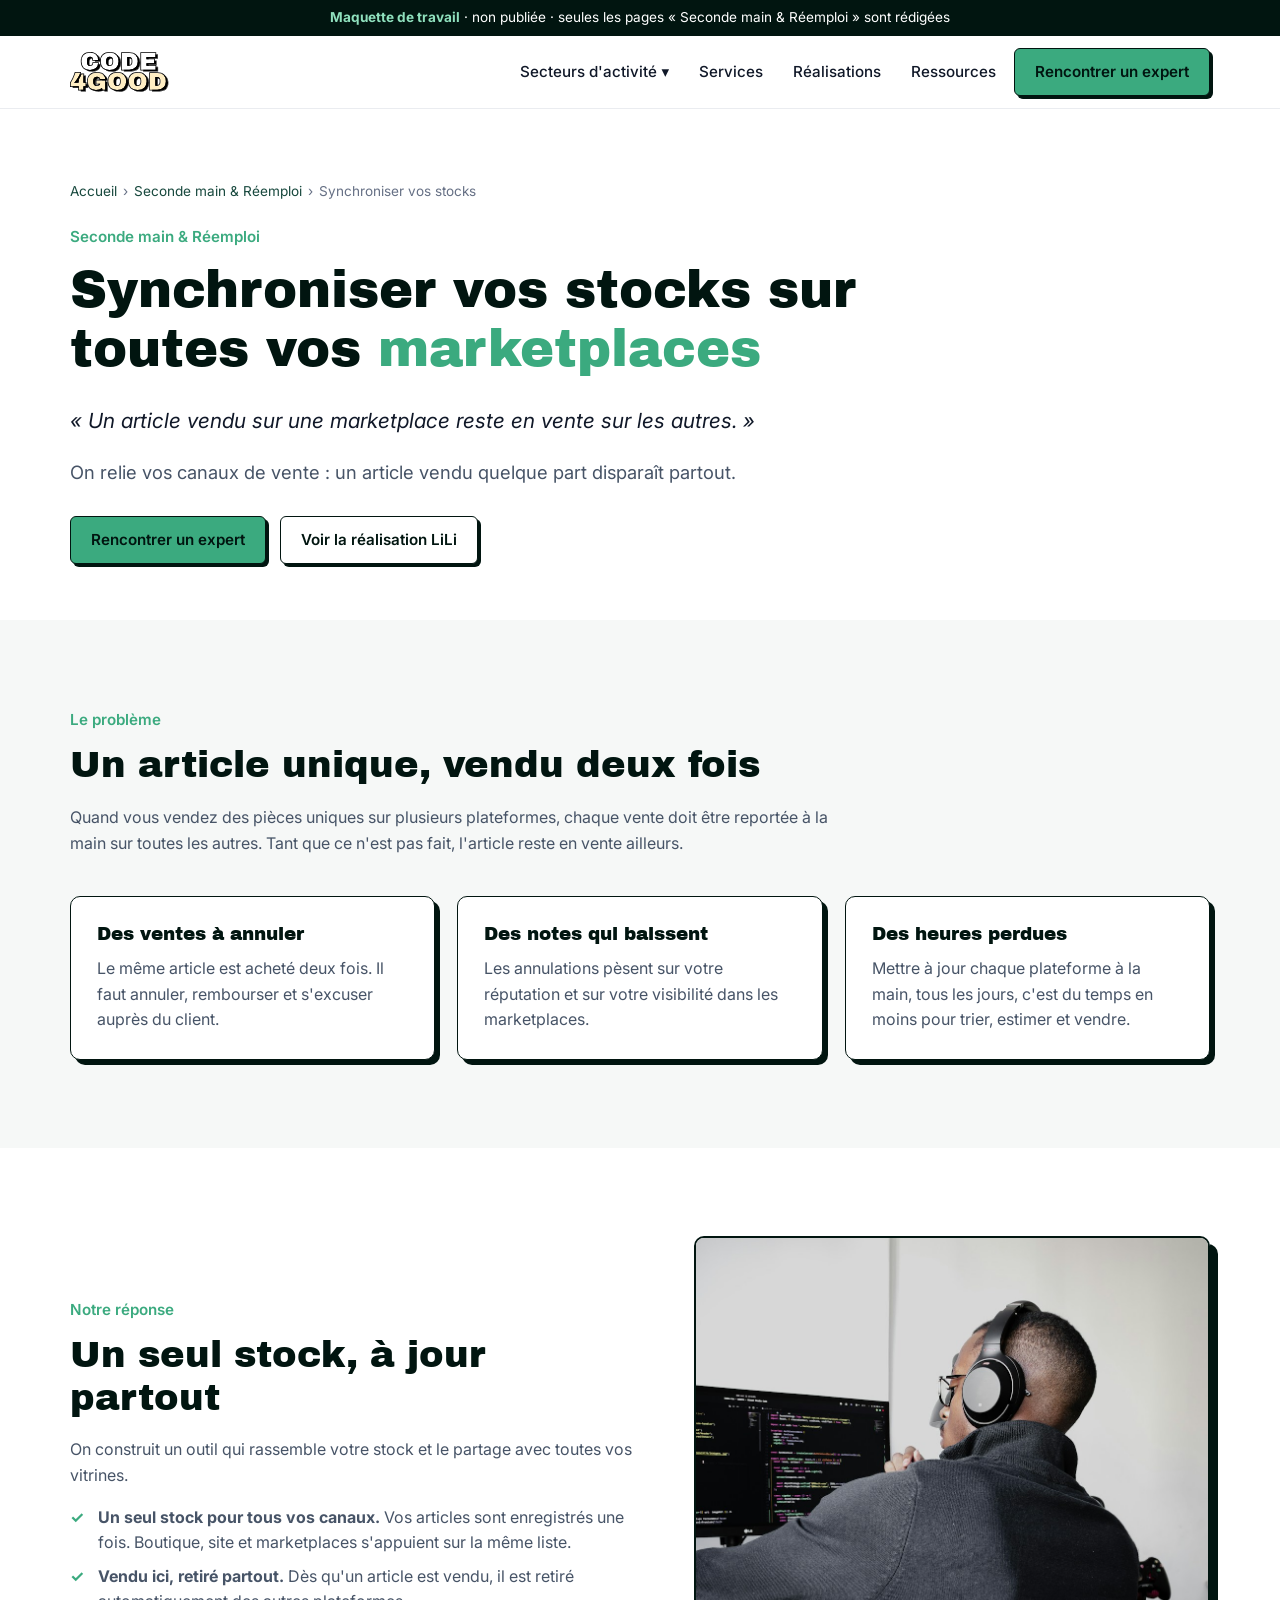
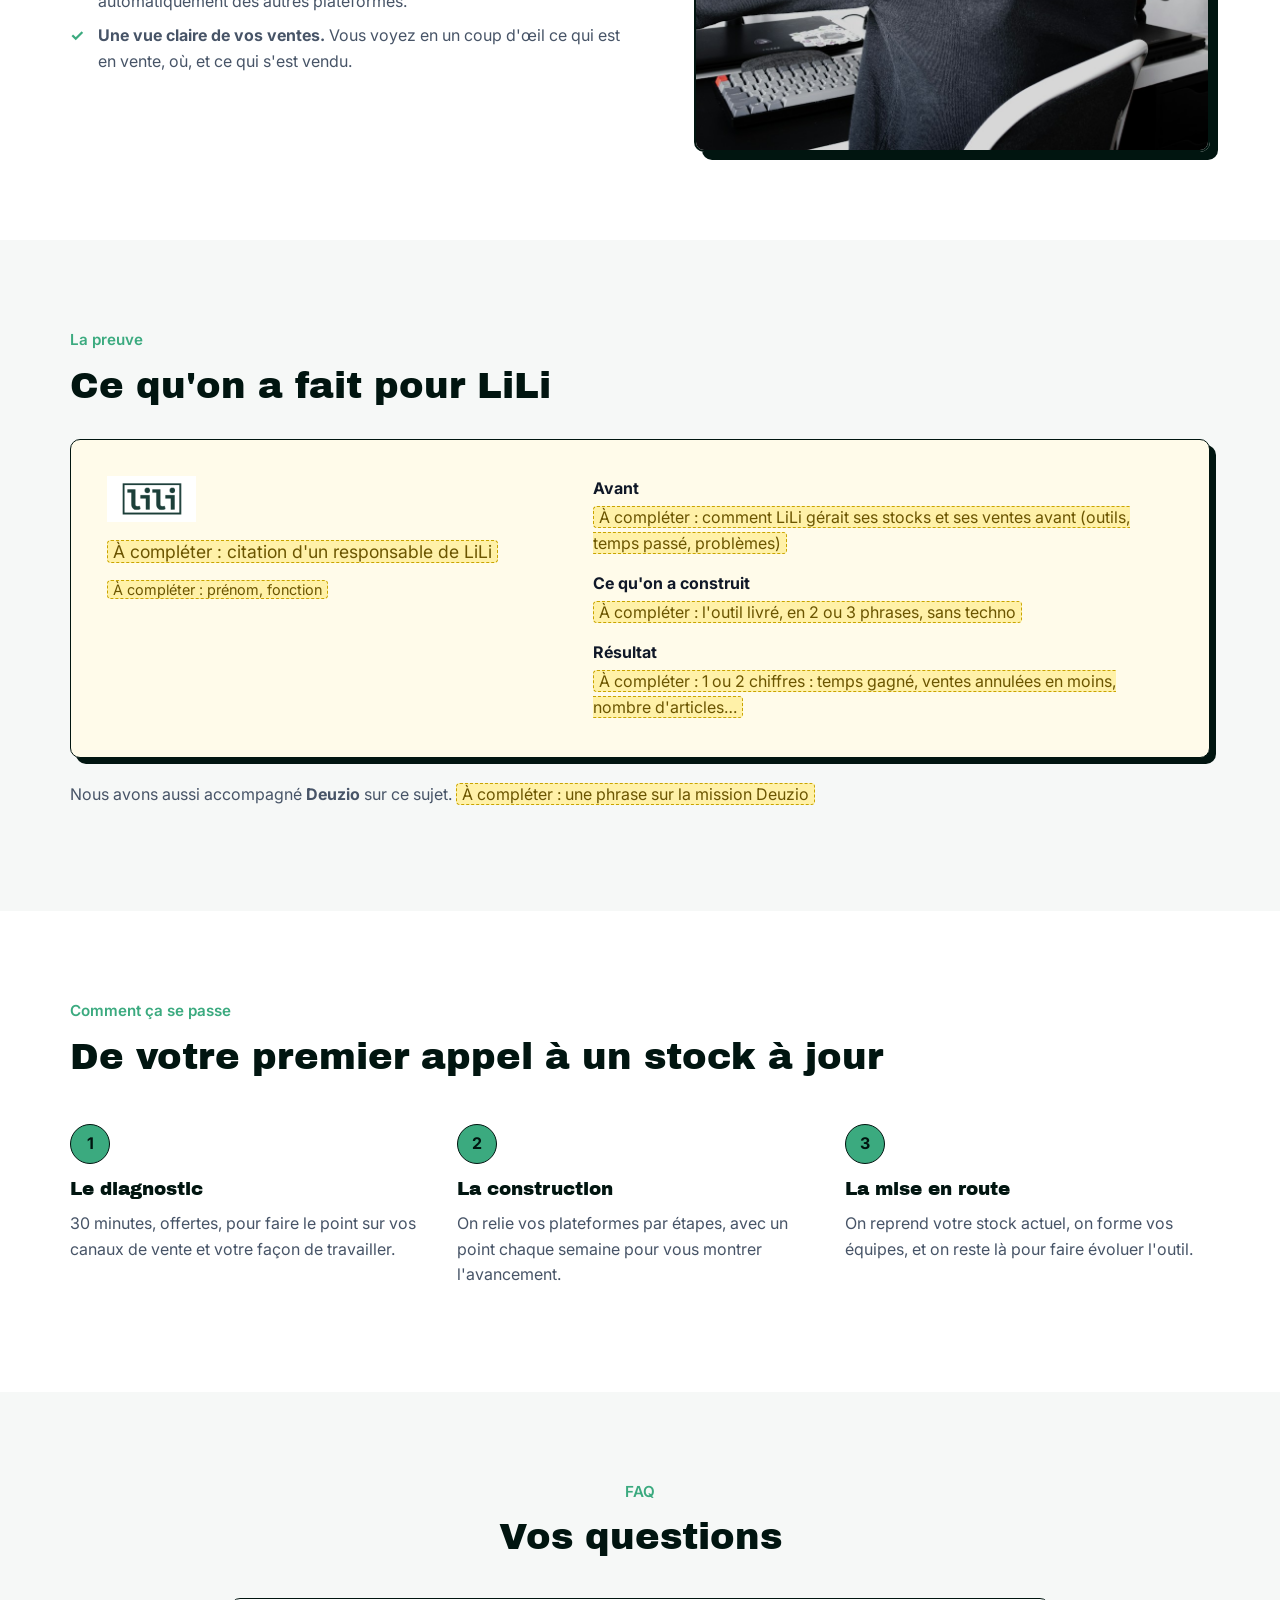
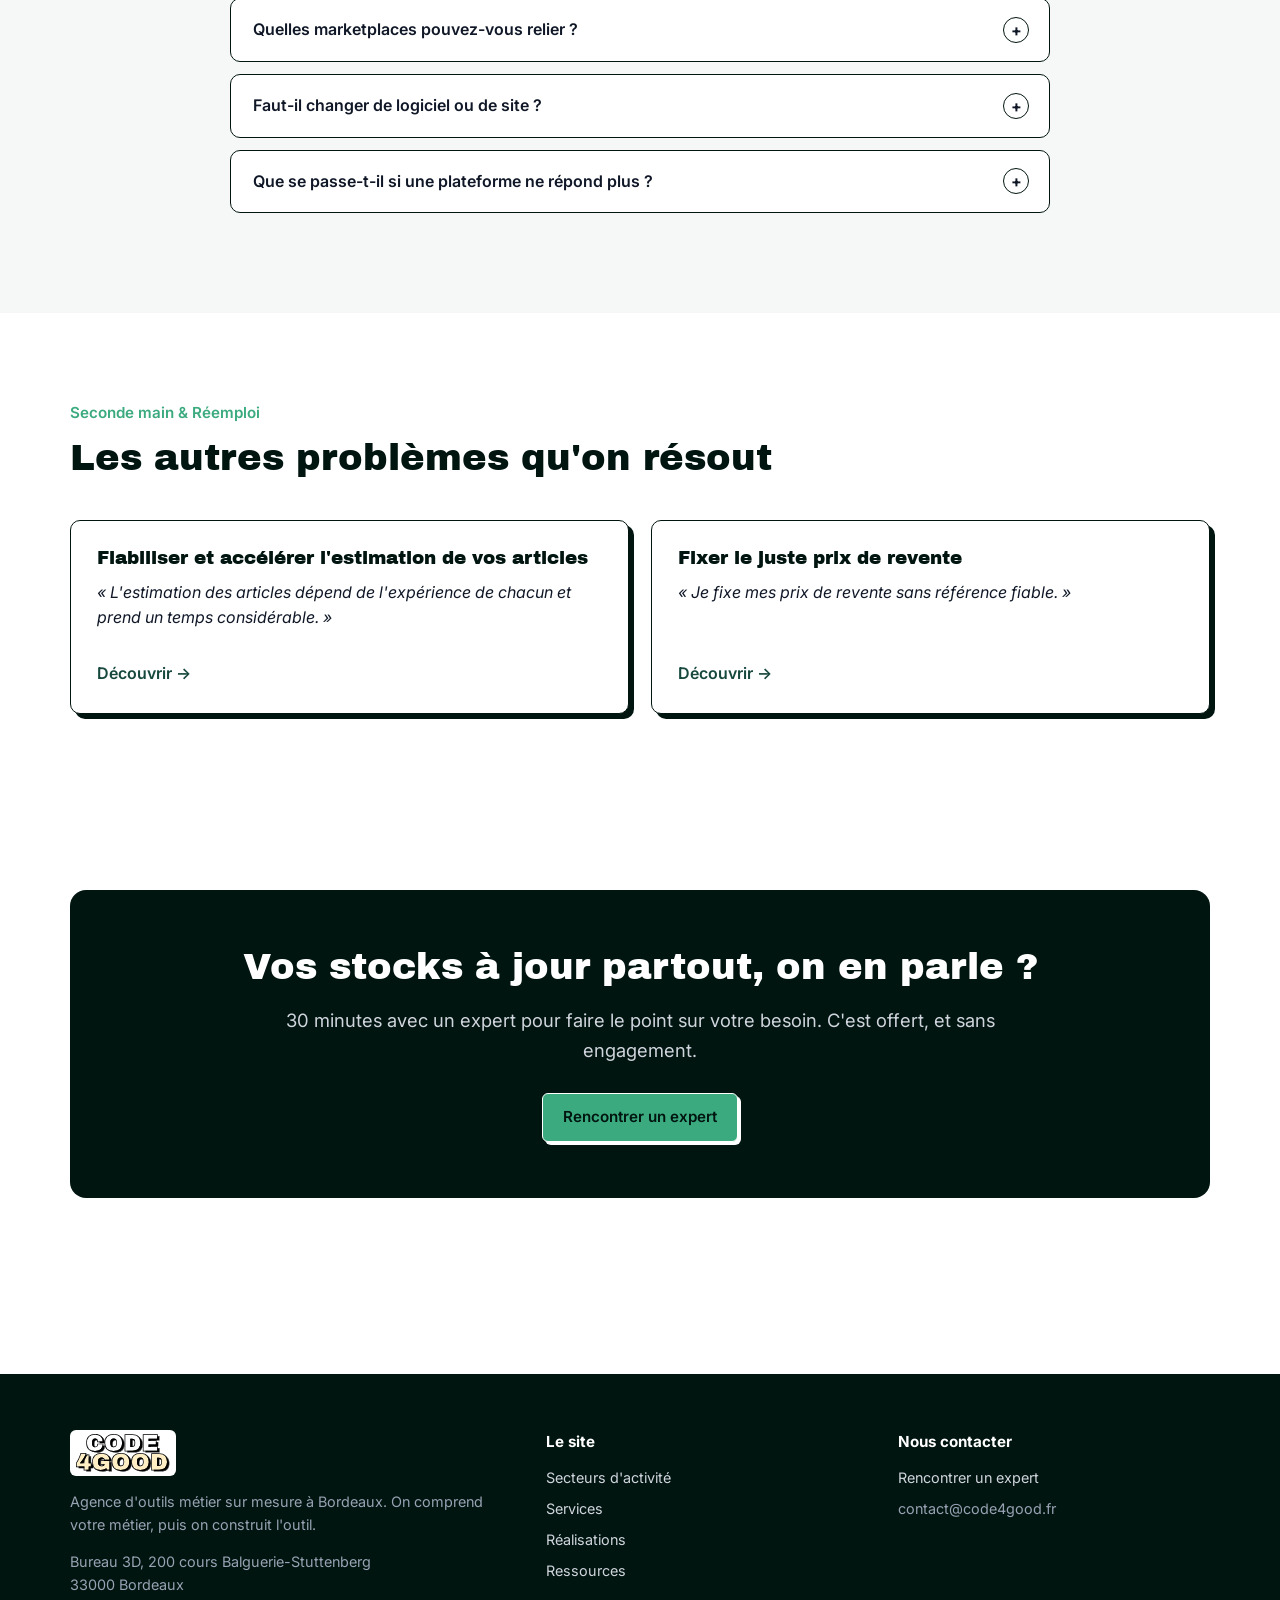
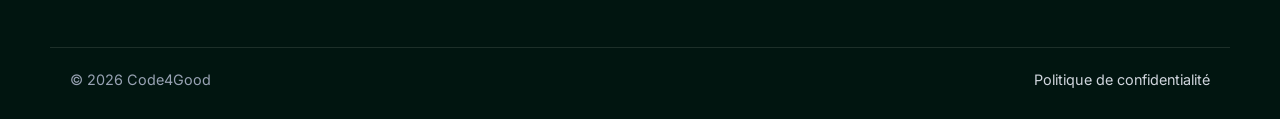
<file: synchroniser-stocks-marketplaces.html>
<!doctype html>
<html lang="fr">
<head>
<meta charset="utf-8">
<meta name="viewport" content="width=device-width, initial-scale=1, viewport-fit=cover">
<title>Synchroniser vos stocks sur toutes vos marketplaces · Code4Good</title>
<meta name="description" content="Un article vendu sur une marketplace reste en vente sur les autres ? Code4Good relie vos canaux de vente pour un stock à jour partout.">
<meta name="robots" content="noindex, nofollow">
<link rel="icon" href="assets/images/i0iI4dwEwzHPl2a9XzsiJ7Wu9g.png">
<link rel="preconnect" href="https://fonts.googleapis.com">
<link rel="preconnect" href="https://fonts.gstatic.com" crossorigin>
<link href="https://fonts.googleapis.com/css2?family=Archivo+Black&family=Inter:wght@400;500;600;700&display=swap" rel="stylesheet">
<link rel="stylesheet" href="assets/maquette.css">
</head>
<body>

<div class="maquette-bar"><strong>Maquette de travail</strong> · non publiée · seules les pages « Seconde main &amp; Réemploi » sont rédigées</div>
<header class="site-header">
  <div class="wrap header-in">
    <a class="logo" href="index.html" aria-label="Code4Good, accueil"><img src="assets/images/uL8eRIjgOnqQc4gBAYPUlRA2rA.svg" alt="Code4Good" width="129" height="52"></a>
    <button class="burger" data-burger aria-expanded="false" aria-controls="nav">Menu</button>
    <nav class="nav" id="nav" aria-label="Navigation principale">
      <div class="nav-zone">
        <button type="button" data-mega-btn aria-expanded="false" aria-controls="mega">Secteurs d'activité<span class="chev">▾</span></button>
        <div class="mega" id="mega" hidden>
          <div class="wrap mega-in">
            <ul class="mega-list"><li><a href="seconde-main-reemploi.html" data-entry="e0">Seconde main &amp; Réemploi</a></li>
<li><a href="#" data-entry="e1" class="soon">Négoce &amp; Vin</a></li>
<li><a href="#" data-entry="e2" class="soon">Santé</a></li>
<li><a href="#" data-entry="e3" class="soon">Gestion de patrimoine</a></li>
<li><a href="#" data-entry="e4" class="soon">Services aux entreprises &amp; à la personne</a></li>
<li><a href="#" data-entry="e5" class="soon">Retail &amp; Logistique</a></li>
<li><a href="#" data-entry="e6" class="soon">Comptabilité &amp; Contrôle de gestion</a></li>
<li><a href="#" data-entry="e7" class="soon">Organismes publics &amp; Gestion de dossiers</a></li>
<li><a href="#" data-entry="e8" class="soon">Connecter ses outils</a></li>
<li><a href="#" data-entry="e9" class="soon">De la ressource à la décision</a></li>
<li><a href="#" data-entry="e10" class="soon">Espaces clients &amp; accès sécurisés</a></li>
<li><a href="#" data-entry="e11" class="soon">Outils sur mesure &amp; IA</a></li></ul>
            <div class="mega-panel"><div data-panel="e0"><h3>Seconde main &amp; Réemploi</h3><ul><li><a href="synchroniser-stocks-marketplaces.html">Synchroniser vos stocks sur toutes vos marketplaces</a></li><li><a href="#" class="soon">Fiabiliser et accélérer l&#x27;estimation de vos articles</a></li><li><a href="#" class="soon">Fixer le juste prix de revente</a></li></ul><a class="link-arrow" href="seconde-main-reemploi.html">Voir la page Seconde main &amp; Réemploi →</a></div><div data-panel="e1" hidden><h3>Négoce &amp; Vin</h3><ul><li><a href="#" class="soon">Développer la vente directe sans alourdir votre logistique</a></li><li><a href="#" class="soon">Centraliser vos commandes et vos stocks</a></li><li><a href="#" class="soon">Gérer des tarifs et catalogues distincts pour pros et particuliers</a></li><li><a href="#" class="soon">Équiper vos commerciaux terrain</a></li></ul><a class="link-arrow soon" href="#">Voir la page →</a></div><div data-panel="e2" hidden><h3>Santé</h3><ul><li><a href="#" class="soon">Transformer vos ressources en outil d&#x27;aide à la décision</a></li><li><a href="#" class="soon">Répondre automatiquement aux questions récurrentes</a></li></ul><a class="link-arrow soon" href="#">Voir la page →</a></div><div data-panel="e3" hidden><h3>Gestion de patrimoine</h3><ul><li><a href="#" class="soon">Simplifier la collecte des pièces justificatives</a></li><li><a href="#" class="soon">Anticiper les échéances clés de vos clients</a></li><li><a href="#" class="soon">Consolider toutes vos sources de données dans un reporting fiable</a></li><li><a href="#" class="soon">Préparer vos rendez-vous et comptes rendus plus rapidement</a></li></ul><a class="link-arrow soon" href="#">Voir la page →</a></div><div data-panel="e4" hidden><h3>Services aux entreprises &amp; à la personne</h3><ul><li><a href="#" class="soon">Automatiser la planification de vos intervenants</a></li><li><a href="#" class="soon">Suivre les prestations réalisées en temps réel</a></li><li><a href="#" class="soon">Facturer à partir des interventions réellement réalisées</a></li></ul><a class="link-arrow soon" href="#">Voir la page →</a></div><div data-panel="e5" hidden><h3>Retail &amp; Logistique</h3><ul><li><a href="#" class="soon">Synchroniser les stocks de vos magasins et de votre site</a></li><li><a href="#" class="soon">Fluidifier la reprise de produits en magasin</a></li><li><a href="#" class="soon">Suivre vos préparations et expéditions en temps réel</a></li><li><a href="#" class="soon">Piloter le réassort à partir de vos données de vente</a></li><li><a href="#" class="soon">Simplifier vos inventaires</a></li></ul><a class="link-arrow soon" href="#">Voir la page →</a></div><div data-panel="e6" hidden><h3>Comptabilité &amp; Contrôle de gestion</h3><ul><li><a href="#" class="soon">Automatiser la saisie des commandes et factures partenaires</a></li><li><a href="#" class="soon">Automatiser vos reportings et tableaux de bord</a></li><li><a href="#" class="soon">Préparer le passage à la facturation électronique</a></li></ul><a class="link-arrow soon" href="#">Voir la page →</a></div><div data-panel="e7" hidden><h3>Organismes publics &amp; Gestion de dossiers</h3><ul><li><a href="#" class="soon">Centraliser la réception des candidatures</a></li><li><a href="#" class="soon">Tracer chaque étape de l&#x27;instruction</a></li><li><a href="#" class="soon">Automatiser la vérification de l&#x27;éligibilité</a></li><li><a href="#" class="soon">Automatiser les relances des dossiers incomplets</a></li><li><a href="#" class="soon">Informer les usagers de l&#x27;avancement de leur dossier</a></li><li><a href="#" class="soon">Générer automatiquement vos bilans pour les financeurs</a></li></ul><a class="link-arrow soon" href="#">Voir la page →</a></div><div data-panel="e8" hidden><h3>Connecter ses outils</h3><ul><li><a href="#" class="soon">Connecter vos outils de vente, de gestion et de comptabilité</a></li><li><a href="#" class="soon">Partager des données à jour avec vos partenaires</a></li><li><a href="#" class="soon">Surveiller les échanges de données entre vos outils</a></li></ul><a class="link-arrow soon" href="#">Voir la page →</a></div><div data-panel="e9" hidden><h3>De la ressource à la décision</h3><ul><li><a href="#" class="soon">Transformer vos ressources en outil d&#x27;aide à la décision</a></li><li><a href="#" class="soon">Proposer une réponse personnalisée à chaque utilisateur</a></li><li><a href="#" class="soon">Passer du contenu générique à l&#x27;évaluation sur mesure</a></li><li><a href="#" class="soon">Valoriser vos données de référence</a></li><li><a href="#" class="soon">Fournir des arguments chiffrés pour convaincre</a></li></ul><a class="link-arrow soon" href="#">Voir la page →</a></div><div data-panel="e10" hidden><h3>Espaces clients &amp; accès sécurisés</h3><ul><li><a href="#" class="soon">Partager vos documents confidentiels en toute sécurité</a></li><li><a href="#" class="soon">Offrir à chaque client un espace dédié</a></li></ul><a class="link-arrow soon" href="#">Voir la page →</a></div><div data-panel="e11" hidden><h3>Outils sur mesure &amp; IA</h3><ul><li><a href="#" class="soon">Remplacer vos fichiers Excel critiques par une application</a></li><li><a href="#" class="soon">Retrouver instantanément l&#x27;information dans vos documents</a></li></ul><a class="link-arrow soon" href="#">Voir la page →</a></div></div>
          </div>
        </div>
      </div>
      <a href="#" class="soon">Services</a>
      <a href="#" class="soon">Réalisations</a>
      <a href="#" class="soon">Ressources</a>
      <a class="btn" href="contact.html">Rencontrer un expert</a>
    </nav>
  </div>
</header>
<div id="toast" class="toast" role="status" hidden>Cette page n'est pas encore rédigée dans la maquette.</div>

<main>

<section class="hero"><div class="wrap">
  <nav class="breadcrumb" aria-label="Fil d'Ariane"><a href="index.html">Accueil</a><span>›</span><a href="seconde-main-reemploi.html">Seconde main &amp; Réemploi</a><span>›</span>Synchroniser vos stocks</nav>
  <span class="kicker">Seconde main &amp; Réemploi</span>
  <h1>Synchroniser vos stocks sur toutes vos <span class="green">marketplaces</span></h1>
  <p class="lead problem" style="font-size:1.3rem">Un article vendu sur une marketplace reste en vente sur les autres.</p>
  <p class="lead">On relie vos canaux de vente : un article vendu quelque part disparaît partout.</p>
  <div class="btns"><a class="btn" href="contact.html">Rencontrer un expert</a><a class="btn light" href="#preuve">Voir la réalisation LiLi</a></div>
</div></section>

<section class="section soft"><div class="wrap">
  <div class="narrow">
    <span class="kicker">Le problème</span>
    <h2>Un article unique, vendu deux fois</h2>
    <p>Quand vous vendez des pièces uniques sur plusieurs plateformes, chaque vente doit être reportée à la main sur toutes les autres. Tant que ce n'est pas fait, l'article reste en vente ailleurs.</p>
  </div>
  <div class="grid g3">
    <div class="card"><h3>Des ventes à annuler</h3><p>Le même article est acheté deux fois. Il faut annuler, rembourser et s'excuser auprès du client.</p></div>
    <div class="card"><h3>Des notes qui baissent</h3><p>Les annulations pèsent sur votre réputation et sur votre visibilité dans les marketplaces.</p></div>
    <div class="card"><h3>Des heures perdues</h3><p>Mettre à jour chaque plateforme à la main, tous les jours, c'est du temps en moins pour trier, estimer et vendre.</p></div>
  </div>
</div></section>

<section class="section"><div class="wrap split">
  <div>
    <span class="kicker">Notre réponse</span>
    <h2>Un seul stock, à jour partout</h2>
    <p>On construit un outil qui rassemble votre stock et le partage avec toutes vos vitrines.</p>
    <ul class="ticks">
      <li><strong>Un seul stock pour tous vos canaux.</strong> Vos articles sont enregistrés une fois. Boutique, site et marketplaces s'appuient sur la même liste.</li>
      <li><strong>Vendu ici, retiré partout.</strong> Dès qu'un article est vendu, il est retiré automatiquement des autres plateformes.</li>
      <li><strong>Une vue claire de vos ventes.</strong> Vous voyez en un coup d'œil ce qui est en vente, où, et ce qui s'est vendu.</li>
    </ul>
  </div>
  <img class="photo" src="assets/images/y2fa3Uu8d9owfbe9zi9Vi4xs-1a384588.jpg" alt="Un développeur de l'équipe Code4Good au travail" loading="lazy">
</div></section>

<section class="section soft" id="preuve"><div class="wrap">
  <span class="kicker">La preuve</span>
  <h2>Ce qu'on a fait pour LiLi</h2>
  <div class="proof" style="margin-top:32px">
    <div>
      <img class="case-logo" src="assets/images/ZKXaG2qKl1zM7pU6GG9JiWYRn3o-a2ef5525.png" alt="LiLi">
      <blockquote><em class="todo">À compléter : citation d&#x27;un responsable de LiLi</em>
        <footer><em class="todo">À compléter : prénom, fonction</em></footer></blockquote>
    </div>
    <dl>
      <dt>Avant</dt><dd><em class="todo">À compléter : comment LiLi gérait ses stocks et ses ventes avant (outils, temps passé, problèmes)</em></dd>
      <dt>Ce qu'on a construit</dt><dd><em class="todo">À compléter : l&#x27;outil livré, en 2 ou 3 phrases, sans techno</em></dd>
      <dt>Résultat</dt><dd><em class="todo">À compléter : 1 ou 2 chiffres : temps gagné, ventes annulées en moins, nombre d&#x27;articles…</em></dd>
    </dl>
  </div>
  <p style="margin-top:24px">Nous avons aussi accompagné <strong>Deuzio</strong> sur ce sujet. <em class="todo">À compléter : une phrase sur la mission Deuzio</em></p>
</div></section>

<section class="section"><div class="wrap">
  <span class="kicker">Comment ça se passe</span>
  <h2>De votre premier appel à un stock à jour</h2>
  <div class="grid g3 steps">
    <div class="step"><h3>Le diagnostic</h3><p>30 minutes, offertes, pour faire le point sur vos canaux de vente et votre façon de travailler.</p></div>
    <div class="step"><h3>La construction</h3><p>On relie vos plateformes par étapes, avec un point chaque semaine pour vous montrer l'avancement.</p></div>
    <div class="step"><h3>La mise en route</h3><p>On reprend votre stock actuel, on forme vos équipes, et on reste là pour faire évoluer l'outil.</p></div>
  </div>
</div></section>

<section class="section soft center"><div class="wrap">
  <span class="kicker">FAQ</span>
  <h2>Vos questions</h2>
  <div class="faq"><details><summary>Quelles marketplaces pouvez-vous relier ?</summary><div><p><em class="todo">À compléter : les plateformes déjà reliées pour LiLi et Deuzio</em> Pour les autres, on vérifie ensemble pendant le diagnostic.</p></div></details><details><summary>Faut-il changer de logiciel ou de site ?</summary><div><p>Non. On part de vos outils actuels et on les relie entre eux.</p></div></details><details><summary>Que se passe-t-il si une plateforme ne répond plus ?</summary><div><p>L'outil vous prévient, pour qu'aucun article ne reste en vente par erreur.</p></div></details></div>
</div></section>

<section class="section"><div class="wrap">
  <span class="kicker">Seconde main &amp; Réemploi</span>
  <h2>Les autres problèmes qu'on résout</h2>
  <div class="grid g2">
    <a class="card soon" href="#"><h3>Fiabiliser et accélérer l'estimation de vos articles</h3><p class="problem">L'estimation des articles dépend de l'expérience de chacun et prend un temps considérable.</p><span class="link-arrow">Découvrir →</span></a>
    <a class="card soon" href="#"><h3>Fixer le juste prix de revente</h3><p class="problem">Je fixe mes prix de revente sans référence fiable.</p><span class="link-arrow">Découvrir →</span></a>
  </div>
</div></section>

<section class="section"><div class="wrap">
  <div class="cta-final">
    <h2>Vos stocks à jour partout, on en parle ?</h2>
    <p class="lead" style="margin-inline:auto">30 minutes avec un expert pour faire le point sur votre besoin. C'est offert, et sans engagement.</p>
    <div class="btns" style="justify-content:center"><a class="btn" href="contact.html">Rencontrer un expert</a></div>
  </div>
</div></section>

</main>

<footer class="site-footer">
  <div class="wrap footer-in">
    <div>
      <img src="assets/images/uL8eRIjgOnqQc4gBAYPUlRA2rA.svg" alt="Code4Good" width="129" height="52">
      <p>Agence d'outils métier sur mesure à Bordeaux. On comprend votre métier, puis on construit l'outil.</p>
      <p>Bureau 3D, 200 cours Balguerie-Stuttenberg<br>33000 Bordeaux</p>
    </div>
    <div>
      <h4>Le site</h4>
      <ul>
        <li><a href="seconde-main-reemploi.html">Secteurs d'activité</a></li>
        <li><a href="#" class="soon">Services</a></li>
        <li><a href="#" class="soon">Réalisations</a></li>
        <li><a href="#" class="soon">Ressources</a></li>
      </ul>
    </div>
    <div>
      <h4>Nous contacter</h4>
      <ul>
        <li><a href="contact.html">Rencontrer un expert</a></li>
        <li>contact@code4good.fr</li>
      </ul>
    </div>
  </div>
  <div class="wrap footer-bottom">
    <span>© 2026 Code4Good</span>
    <a href="politique.html">Politique de confidentialité</a>
  </div>
</footer>
<script src="assets/maquette.js"></script>

</body>
</html>
</file>
<file: assets/maquette.css>
/* Maquette Code4Good : styles communs (reprend les couleurs et polices du site actuel) */
:root {
  --green: #3baa7f;
  --green-dark: #17483d;
  --ink: #011510;
  --title: #101828;
  --text: #475467;
  --line: #eaecf0;
  --soft: #f6f8f7;
  --mint: #e3f4ec;
  --cream: #fffbea;
  --todo: #fff1a8;
  --radius: 10px;
  --wrap: 1180px;
}
* { box-sizing: border-box; }
html { scroll-behavior: smooth; }
body {
  margin: 0;
  font-family: "Inter", system-ui, -apple-system, "Segoe UI", sans-serif;
  font-size: 16px;
  line-height: 1.6;
  color: var(--text);
  background: #fff;
}
img { max-width: 100%; display: block; }
a { color: inherit; }
h1, h2, h3 { font-family: "Archivo Black", "Arial Black", sans-serif; font-weight: 400; color: var(--ink); line-height: 1.15; margin: 0 0 .5em; }
h1 { font-size: clamp(2rem, 4.6vw, 3.2rem); }
h2 { font-size: clamp(1.6rem, 3.2vw, 2.3rem); }
h3 { font-size: 1.15rem; line-height: 1.3; }
p { margin: 0 0 1em; }
.green { color: var(--green); }
.wrap { max-width: var(--wrap); margin: 0 auto; padding-inline: 20px; }
.section { padding-block: 88px; }
.section.soft { background: var(--soft); }
.section.mint { background: var(--mint); }
.center { text-align: center; }
.kicker { display: block; color: var(--green); font-weight: 600; font-size: .95rem; margin-bottom: 12px; }
.lead { font-size: 1.15rem; max-width: 720px; }
.center .lead { margin-inline: auto; }
.narrow { max-width: 760px; }
.center.narrow, .narrow.center { margin-inline: auto; }

/* Emplacements à compléter */
.todo { background: var(--todo); border: 1px dashed #c9a400; border-radius: 4px; padding: 0 5px; color: #6b5500; font-style: normal; }
.maquette-bar { background: var(--ink); color: #fff; font-size: .85rem; text-align: center; padding: 7px 16px; }
.maquette-bar strong { color: #8fe0bd; }

/* Boutons */
.btn {
  display: inline-flex; align-items: center; gap: 8px;
  font-weight: 600; font-size: .95rem; text-decoration: none;
  color: var(--ink); background: var(--green);
  border: 1.5px solid var(--ink); border-radius: 6px;
  padding: 11px 20px; box-shadow: 3px 3px 0 var(--ink);
  transition: transform .12s, box-shadow .12s; cursor: pointer;
}
.btn:hover { transform: translate(-1px, -1px); box-shadow: 4px 4px 0 var(--ink); }
.btn.light { background: #fff; }
.btns { display: flex; flex-wrap: wrap; gap: 14px; margin-top: 28px; }
.center .btns { justify-content: center; }
.link-arrow { color: var(--green-dark); font-weight: 600; text-decoration: none; }
.link-arrow:hover { text-decoration: underline; }

/* En-tête et menu */
.site-header { position: sticky; top: env(safe-area-inset-top, 0px); z-index: 50; background: #fff; border-bottom: 1px solid var(--line); }
.header-in { display: flex; align-items: center; justify-content: space-between; gap: 24px; height: 72px; }
.logo img { height: 40px; width: auto; }
.nav { display: flex; align-items: center; gap: 6px; }
.nav > a:not(.btn), .nav-zone > button {
  font: inherit; font-weight: 500; font-size: .95rem; color: var(--title);
  background: none; border: 0; padding: 10px 12px; border-radius: 6px; cursor: pointer; text-decoration: none;
}
.nav > a:not(.btn):hover, .nav-zone > button:hover, .nav-zone > button[aria-expanded="true"] { color: var(--green-dark); background: var(--mint); }
.nav .chev { display: inline-block; margin-left: 4px; transition: transform .15s; }
.nav button[aria-expanded="true"] .chev { transform: rotate(180deg); }
.burger { display: none; background: none; border: 1.5px solid var(--ink); border-radius: 6px; padding: 8px 10px; font: inherit; font-weight: 600; cursor: pointer; }

.mega { position: absolute; left: 0; right: 0; top: 100%; background: #fff; border-bottom: 1px solid var(--line); box-shadow: 0 18px 30px rgba(1, 21, 16, .08); }
.mega-in { display: grid; grid-template-columns: 340px 1fr; gap: 0; padding-block: 18px 26px; }
.mega-list { list-style: none; margin: 0; padding: 0 18px 0 0; border-right: 1px solid var(--line); }
.mega-list a { display: flex; justify-content: space-between; align-items: center; gap: 8px; padding: 9px 12px; border-radius: 6px; text-decoration: none; color: var(--title); font-weight: 500; font-size: .95rem; }
.mega-list a::after { content: "›"; color: #98a2b3; }
.mega-list a.active, .mega-list a:hover, .mega-list a:focus-visible { background: var(--mint); color: var(--green-dark); }
.mega-panel { padding: 4px 8px 0 30px; }
.mega-panel h3 { font-size: 1.1rem; margin-bottom: 14px; }
.mega-panel ul { list-style: none; margin: 0 0 16px; padding: 0; display: grid; grid-template-columns: 1fr 1fr; gap: 6px 22px; }
.mega-panel li a { display: block; padding: 8px 0; text-decoration: none; color: var(--text); border-bottom: 1px solid var(--line); }
.mega-panel li a:hover { color: var(--green-dark); }
.soon { cursor: help; }

/* Haut de page */
.hero { padding-block: 72px 56px; }
.hero h1 { max-width: 900px; }
.hero.center h1 { margin-inline: auto; }
.pattern { height: clamp(90px, 14vw, 190px); background: url("images/lVERcI4XVBmfI3ixwh6R1JsqJ7E-5473322a.png") repeat-x center / auto 100%; }
.breadcrumb { font-size: .85rem; margin-bottom: 22px; color: #667085; }
.breadcrumb a { text-decoration: none; color: var(--green-dark); }
.breadcrumb span { margin-inline: 6px; }

/* Logos */
.logos { display: flex; flex-wrap: wrap; justify-content: center; align-items: center; gap: 22px 40px; margin-top: 30px; }
.logos img { height: 52px; width: auto; object-fit: contain; }

/* Grilles et cartes */
.grid { display: grid; gap: 22px; margin-top: 40px; }
.g2 { grid-template-columns: repeat(2, 1fr); }
.g3 { grid-template-columns: repeat(3, 1fr); }
.g4 { grid-template-columns: repeat(4, 1fr); }
.card { background: #fff; border: 1.5px solid var(--ink); border-radius: var(--radius); padding: 26px; box-shadow: 5px 5px 0 var(--ink); }
.card.flat { box-shadow: none; border-color: var(--line); }
.card p:last-child { margin-bottom: 0; }
a.card { text-decoration: none; display: flex; flex-direction: column; transition: transform .12s, box-shadow .12s; }
a.card:hover { transform: translate(-2px, -2px); box-shadow: 7px 7px 0 var(--ink); }
a.card .link-arrow { margin-top: auto; padding-top: 14px; }
.card .num { font-family: "Archivo Black", sans-serif; color: var(--green); font-size: 1.6rem; display: block; margin-bottom: 8px; }
.tile { padding: 20px 22px; }
.tile h3 { font-size: 1rem; margin-bottom: 6px; }
.tile p { font-size: .9rem; margin: 0; }
.problem { font-style: italic; color: var(--title); }
.problem::before { content: "« "; } .problem::after { content: " »"; }

/* Réalisations */
.case-logo { height: 46px; width: auto; object-fit: contain; object-position: left; margin-bottom: 16px; }
.case .sector { font-size: .8rem; font-weight: 600; text-transform: uppercase; letter-spacing: .04em; color: var(--green-dark); }
.case h3 { margin-top: 6px; }
.stat-line { display: block; margin-top: 10px; font-weight: 600; color: var(--title); }

/* Deux colonnes texte + image */
.split { display: grid; grid-template-columns: 1.1fr 1fr; gap: 56px; align-items: center; }
.photo { border: 2px solid var(--ink); border-radius: var(--radius); box-shadow: 8px 8px 0 var(--ink); width: 100%; height: auto; object-fit: cover; }
.ticks { list-style: none; padding: 0; margin: 0 0 1em; }
.ticks li { padding-left: 28px; position: relative; margin-bottom: 8px; }
.ticks li::before { content: "✓"; position: absolute; left: 0; color: var(--green); font-weight: 700; }

/* Encadré preuve */
.proof { display: grid; grid-template-columns: 1fr 1.3fr; gap: 40px; background: var(--cream); border: 1.5px solid var(--ink); border-radius: var(--radius); padding: 36px; box-shadow: 6px 6px 0 var(--ink); }
.proof dl { margin: 0; }
.proof dt { font-weight: 700; color: var(--title); margin-top: 14px; }
.proof dt:first-child { margin-top: 0; }
.proof dd { margin: 4px 0 0; }
blockquote { margin: 0; font-size: 1.1rem; color: var(--title); font-style: italic; }
blockquote footer { margin-top: 12px; font-style: normal; font-size: .9rem; color: var(--text); }

/* Étapes */
.steps { counter-reset: s; }
.step { position: relative; padding-top: 6px; }
.step::before { counter-increment: s; content: counter(s); display: inline-grid; place-items: center; width: 38px; height: 38px; border-radius: 50%; background: var(--green); border: 1.5px solid var(--ink); font-weight: 700; color: var(--ink); margin-bottom: 14px; }

/* Témoignage, équipe, chiffres */
.quote-card { display: grid; grid-template-columns: 180px 1fr; gap: 32px; align-items: center; max-width: 820px; margin: 40px auto 0; text-align: left; }
.quote-card img { border: 2px solid var(--ink); border-radius: var(--radius); box-shadow: 6px 6px 0 var(--ink); }
.stars { color: #fdb022; letter-spacing: 3px; margin-bottom: 8px; }
.team { display: grid; grid-template-columns: repeat(5, 1fr); gap: 26px; margin-top: 40px; }
.team img { border: 2px solid var(--ink); box-shadow: 6px 6px 0 var(--ink); aspect-ratio: 1; object-fit: cover; margin-bottom: 14px; }
.team strong { display: block; color: var(--green-dark); }
.team span { font-size: .85rem; }
.stats { display: grid; grid-template-columns: repeat(4, 1fr); gap: 26px; margin-top: 40px; }
.stats img { height: 64px; width: auto; margin: 0 auto 10px; }
.stats strong { display: block; color: var(--title); }
.stats span { font-size: .9rem; }

/* FAQ */
.faq { max-width: 820px; margin: 40px auto 0; text-align: left; }
.faq details { border: 1.5px solid var(--ink); border-radius: var(--radius); background: #fff; margin-bottom: 12px; }
.faq summary { cursor: pointer; list-style: none; padding: 18px 54px 18px 22px; font-weight: 600; color: var(--title); position: relative; }
.faq summary::-webkit-details-marker { display: none; }
.faq summary::after { content: "+"; position: absolute; right: 20px; top: 50%; transform: translateY(-50%); width: 24px; height: 24px; border: 1.5px solid var(--ink); border-radius: 50%; display: grid; place-items: center; font-weight: 700; line-height: 1; }
.faq details[open] summary::after { content: "−"; }
.faq details > div { padding: 0 22px 18px; }

/* Appel final */
.cta-final { background: var(--ink); color: #d0d5dd; border-radius: 16px; padding: 56px 40px; text-align: center; }
.cta-final h2 { color: #fff; }
.cta-final .btn { box-shadow: 3px 3px 0 #fff; border-color: #fff; }

/* Pied de page */
.site-footer { background: var(--ink); color: #98a2b3; padding-block: 56px 28px; margin-top: 88px; font-size: .9rem; }
.footer-in { display: grid; grid-template-columns: 1.4fr 1fr 1fr; gap: 40px; }
.site-footer img { height: 46px; width: auto; filter: none; margin-bottom: 14px; background: #fff; border-radius: 6px; padding: 4px 6px; }
.site-footer h4 { color: #fff; margin: 0 0 12px; font-size: .95rem; }
.site-footer ul { list-style: none; margin: 0; padding: 0; }
.site-footer li { margin-bottom: 8px; }
.site-footer a { text-decoration: none; color: #d0d5dd; }
.site-footer a:hover { color: #fff; }
.footer-bottom { border-top: 1px solid #1d2f29; margin-top: 36px; padding-top: 20px; display: flex; flex-wrap: wrap; justify-content: space-between; gap: 10px; }

/* Tablette et mobile */
@media (max-width: 980px) {
  .g4 { grid-template-columns: repeat(2, 1fr); }
  .g3 { grid-template-columns: 1fr 1fr; }
  .team { grid-template-columns: repeat(3, 1fr); }
  .split, .proof { grid-template-columns: 1fr; }
  .burger { display: block; }
  .nav { display: none; position: absolute; left: 0; right: 0; top: 100%; background: #fff; flex-direction: column; align-items: stretch; padding: 12px 20px 22px; border-bottom: 1px solid var(--line); max-height: calc(100vh - 72px); overflow: auto; }
  .nav.open { display: flex; }
  .nav > .btn { justify-content: center; margin-top: 10px; }
  .nav-zone > button { width: 100%; text-align: left; }
  .mega { position: static; box-shadow: none; border: 0; }
  .mega-in { grid-template-columns: 1fr; padding: 0; }
  .mega-list { border: 0; padding: 0; }
  .mega-panel { display: none; }
}
@media (max-width: 640px) {
  .section { padding-block: 64px; }
  .g2, .g3, .g4, .stats { grid-template-columns: 1fr; }
  .team { grid-template-columns: 1fr 1fr; }
  .quote-card { grid-template-columns: 1fr; }
  .quote-card img { max-width: 160px; }
  .footer-in { grid-template-columns: 1fr; }
  .mega-panel ul { grid-template-columns: 1fr; }
  .cta-final { padding: 44px 22px; }
  }

/* Message « page à venir » */
.toast { position: fixed; left: 50%; bottom: calc(24px + env(safe-area-inset-bottom, 0px)); transform: translateX(-50%); z-index: 80; background: var(--ink); color: #fff; padding: 12px 18px; border-radius: 8px; font-size: .9rem; box-shadow: 0 10px 24px rgba(0,0,0,.2); }
.nav-zone { position: static; }
</file>
